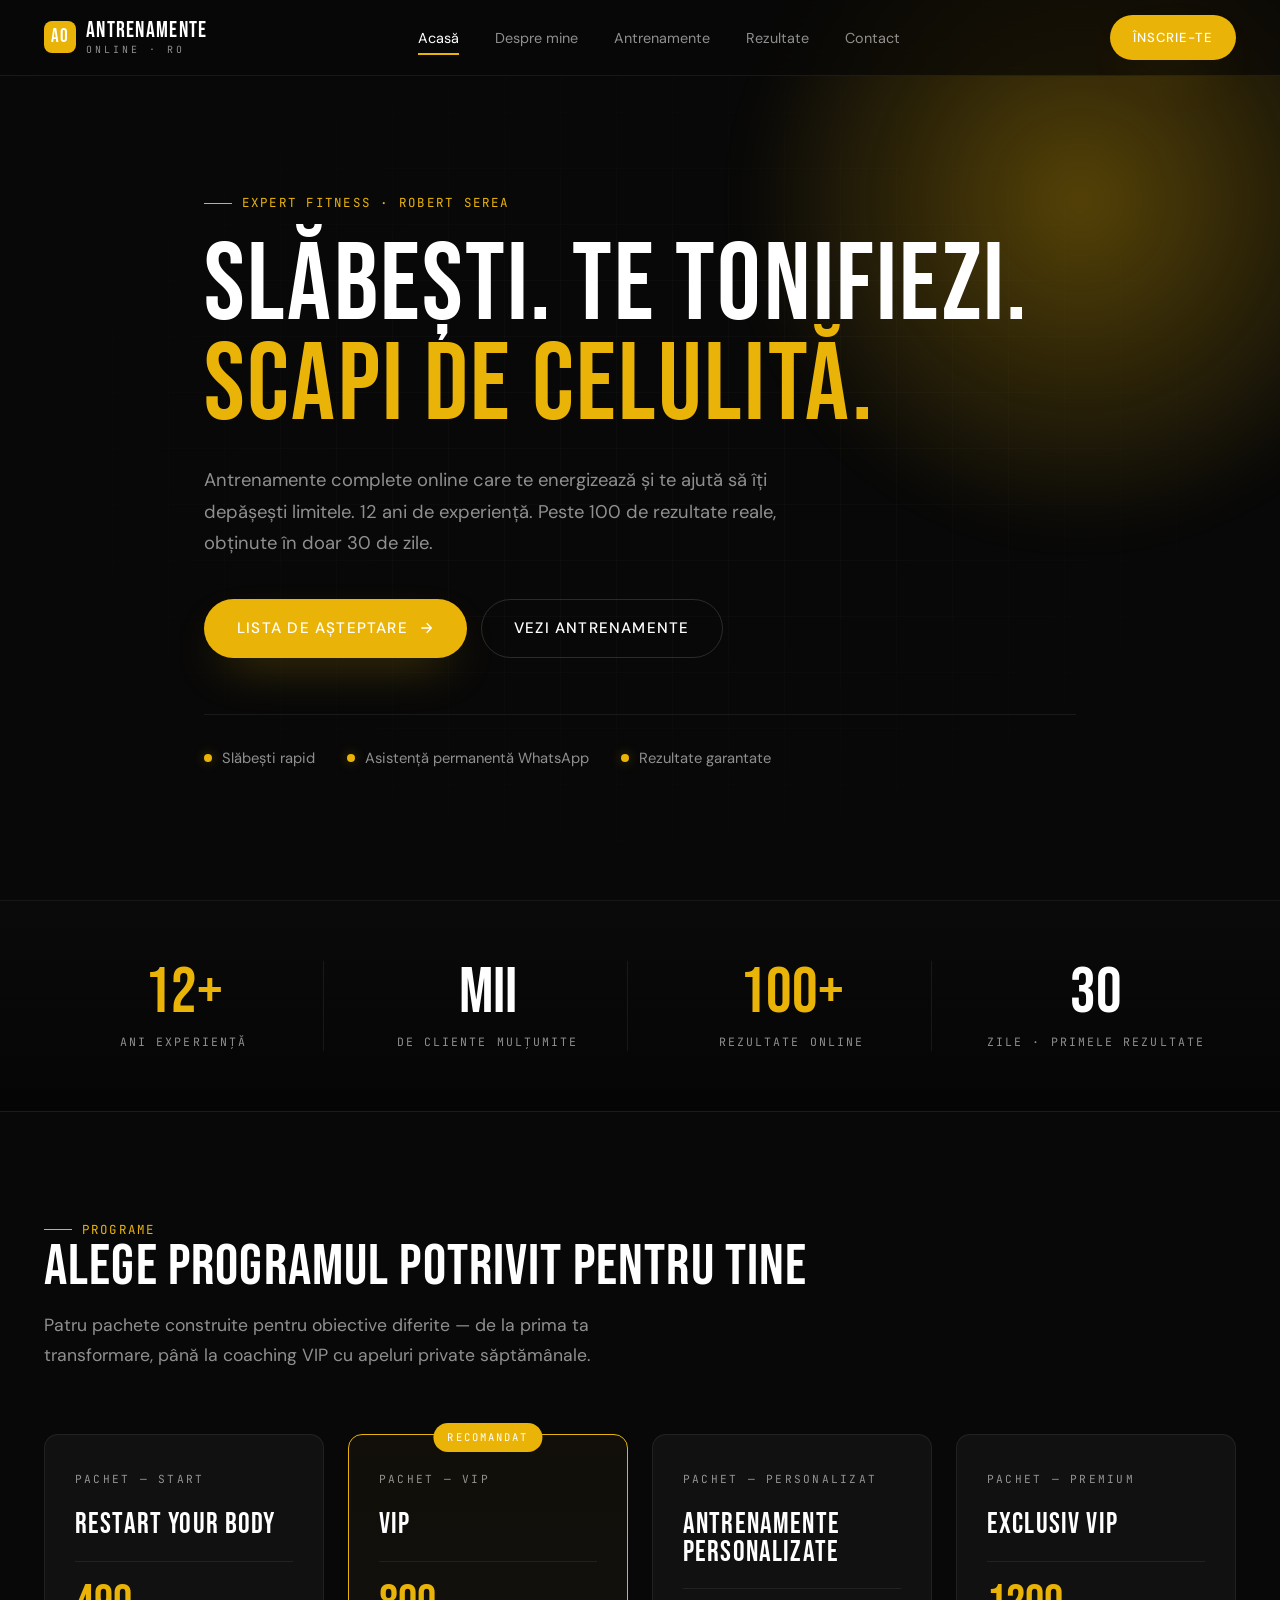
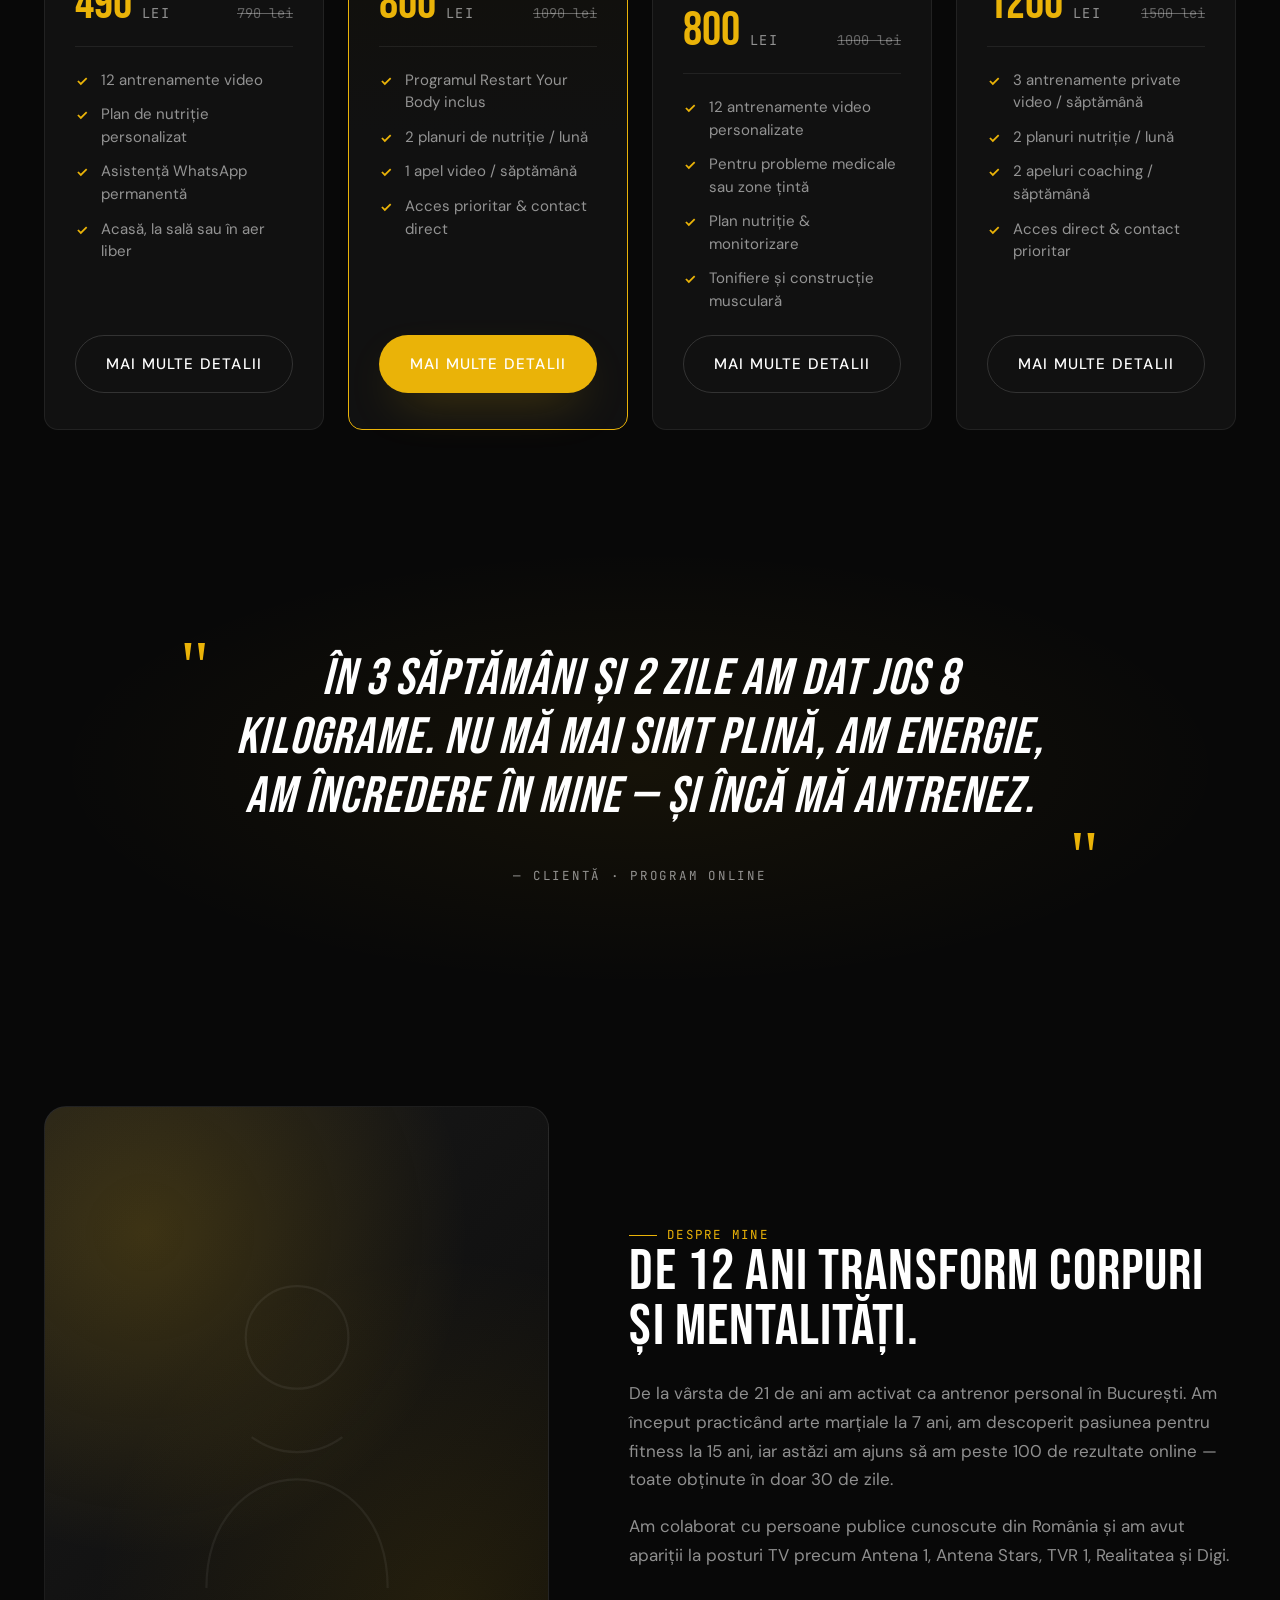
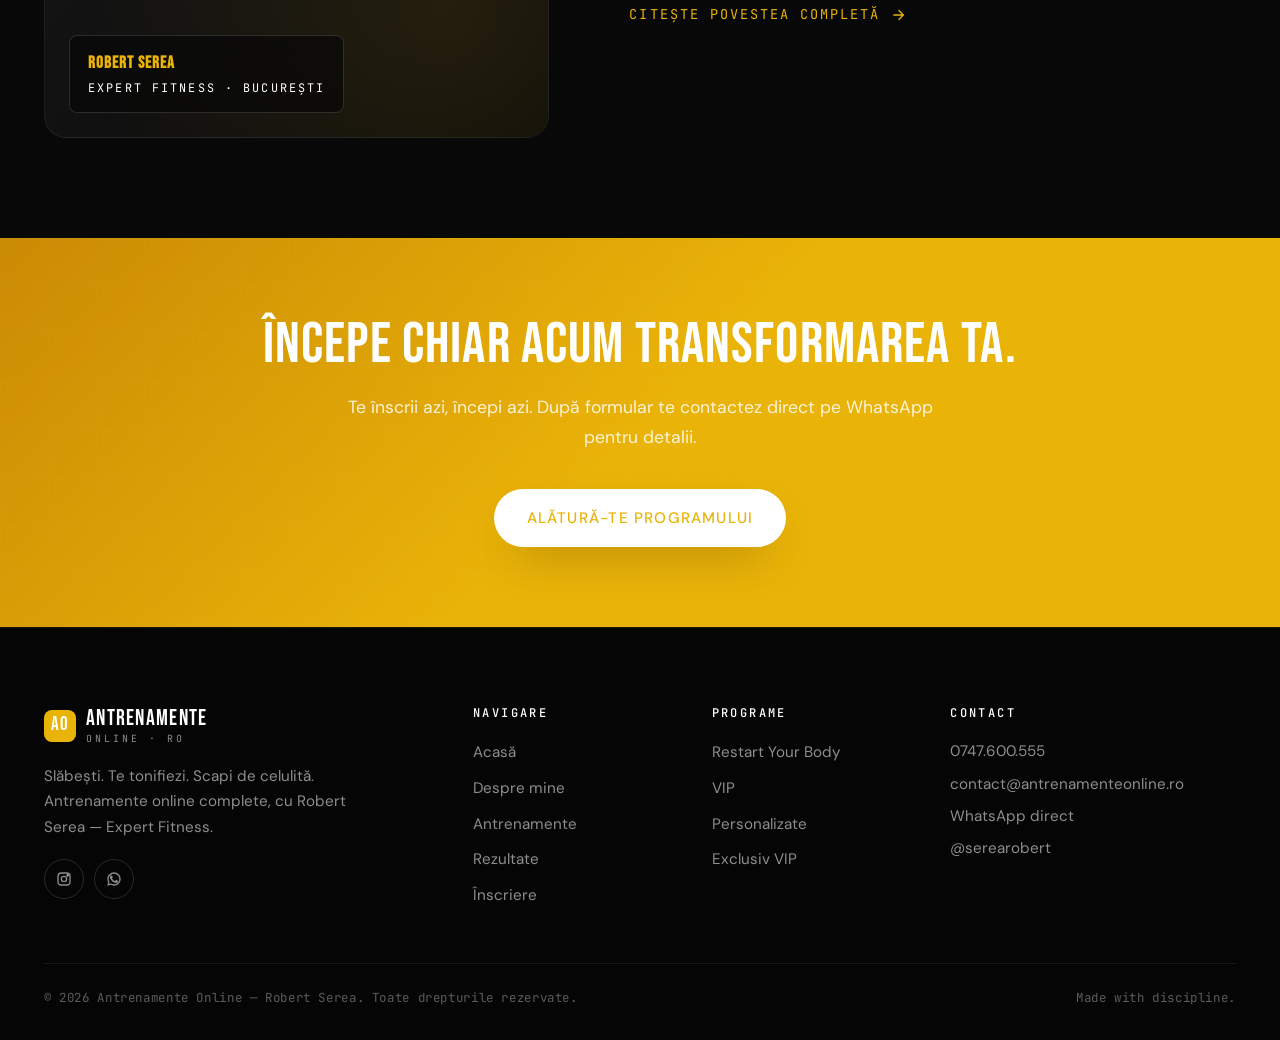
<file: index.html>
<!DOCTYPE html>
<html lang="ro">
<head>
  <meta charset="UTF-8" />
  <meta name="viewport" content="width=device-width, initial-scale=1" />
  <title>Antrenamente Online — Robert Serea | Expert Fitness</title>
  <meta name="description" content="Slăbești, te tonifiezi și scapi de celulită. Antrenamente online cu Robert Serea — 12 ani de experiență, peste 100 de rezultate online în doar 30 de zile." />
  <link rel="stylesheet" href="style.css" />
  <link rel="preconnect" href="https://fonts.googleapis.com" />
  <link rel="preconnect" href="https://fonts.gstatic.com" crossorigin />
</head>
<body>

  <!-- NAV -->
  <nav class="nav" aria-label="Navigare principală">
    <div class="container nav-inner">
      <a href="index.html" class="brand" aria-label="Antrenamente Online">
        <span class="brand-mark">AO</span>
        <span class="brand-text">
          <span>Antrenamente</span>
          <span>Online · RO</span>
        </span>
      </a>
      <ul class="nav-links">
        <li><a href="index.html" class="active">Acasă</a></li>
        <li><a href="despre.html">Despre mine</a></li>
        <li><a href="antrenamente.html">Antrenamente</a></li>
        <li><a href="rezultate.html">Rezultate</a></li>
        <li><a href="contact.html">Contact</a></li>
      </ul>
      <div class="nav-cta">
        <a href="inscriere.html" class="btn btn-primary btn-sm">Înscrie-te</a>
        <button class="nav-toggle" aria-label="Meniu" aria-expanded="false"><span></span></button>
      </div>
    </div>
  </nav>

  <!-- HERO -->
  <header class="hero">
    <div class="container hero-inner">
      <span class="eyebrow reveal">Expert Fitness · Robert Serea</span>
      <h1 class="hero-title reveal">
        Slăbești. Te tonifiezi.<br />
        <span class="accent">Scapi de celulită.</span>
      </h1>
      <p class="hero-sub reveal">
        Antrenamente complete online care te energizează și te ajută să îți depășești limitele.
        12 ani de experiență. Peste 100 de rezultate reale, obținute în doar 30 de zile.
      </p>
      <div class="hero-cta reveal">
        <a href="inscriere.html" class="btn btn-primary">
          Lista de așteptare
          <svg viewBox="0 0 24 24" fill="none" stroke="currentColor" stroke-width="2"><path d="M5 12h14M13 5l7 7-7 7"/></svg>
        </a>
        <a href="antrenamente.html" class="btn btn-ghost">Vezi antrenamente</a>
      </div>
      <div class="hero-badges reveal">
        <div class="trust-badge"><span class="dot"></span>Slăbești rapid</div>
        <div class="trust-badge"><span class="dot"></span>Asistență permanentă WhatsApp</div>
        <div class="trust-badge"><span class="dot"></span>Rezultate garantate</div>
      </div>
    </div>
  </header>

  <!-- STATS -->
  <section class="stats">
    <div class="container stats-grid">
      <div class="stat reveal">
        <div class="stat-num"><span class="accent">12+</span></div>
        <div class="stat-label">Ani experiență</div>
      </div>
      <div class="stat reveal">
        <div class="stat-num">Mii</div>
        <div class="stat-label">de cliente mulțumite</div>
      </div>
      <div class="stat reveal">
        <div class="stat-num"><span class="accent">100+</span></div>
        <div class="stat-label">Rezultate online</div>
      </div>
      <div class="stat reveal">
        <div class="stat-num">30</div>
        <div class="stat-label">Zile · primele rezultate</div>
      </div>
    </div>
  </section>

  <!-- PROGRAMS -->
  <section class="section">
    <div class="container">
      <div class="section-head reveal">
        <span class="eyebrow">Programe</span>
        <h2 class="section-title">Alege programul potrivit pentru tine</h2>
        <p class="section-lead">
          Patru pachete construite pentru obiective diferite — de la prima ta transformare,
          până la coaching VIP cu apeluri private săptămânale.
        </p>
      </div>

      <div class="programs-grid">

        <article class="program-card reveal">
          <span class="tag">Pachet — Start</span>
          <h3>Restart Your Body</h3>
          <div class="price">
            <span class="price-num accent">490</span>
            <span class="price-unit">LEI</span>
            <span class="price-old">790 lei</span>
          </div>
          <ul class="feature-list">
            <li><svg viewBox="0 0 24 24" fill="none" stroke="currentColor" stroke-width="3"><path d="M5 12l5 5L20 7"/></svg>12 antrenamente video</li>
            <li><svg viewBox="0 0 24 24" fill="none" stroke="currentColor" stroke-width="3"><path d="M5 12l5 5L20 7"/></svg>Plan de nutriție personalizat</li>
            <li><svg viewBox="0 0 24 24" fill="none" stroke="currentColor" stroke-width="3"><path d="M5 12l5 5L20 7"/></svg>Asistență WhatsApp permanentă</li>
            <li><svg viewBox="0 0 24 24" fill="none" stroke="currentColor" stroke-width="3"><path d="M5 12l5 5L20 7"/></svg>Acasă, la sală sau în aer liber</li>
          </ul>
          <a href="antrenamente.html#restart" class="btn btn-ghost">Mai multe detalii</a>
        </article>

        <article class="program-card featured reveal">
          <span class="featured-badge">Recomandat</span>
          <span class="tag">Pachet — VIP</span>
          <h3>VIP</h3>
          <div class="price">
            <span class="price-num accent">800</span>
            <span class="price-unit">LEI</span>
            <span class="price-old">1090 lei</span>
          </div>
          <ul class="feature-list">
            <li><svg viewBox="0 0 24 24" fill="none" stroke="currentColor" stroke-width="3"><path d="M5 12l5 5L20 7"/></svg>Programul Restart Your Body inclus</li>
            <li><svg viewBox="0 0 24 24" fill="none" stroke="currentColor" stroke-width="3"><path d="M5 12l5 5L20 7"/></svg>2 planuri de nutriție / lună</li>
            <li><svg viewBox="0 0 24 24" fill="none" stroke="currentColor" stroke-width="3"><path d="M5 12l5 5L20 7"/></svg>1 apel video / săptămână</li>
            <li><svg viewBox="0 0 24 24" fill="none" stroke="currentColor" stroke-width="3"><path d="M5 12l5 5L20 7"/></svg>Acces prioritar & contact direct</li>
          </ul>
          <a href="antrenamente.html#vip" class="btn btn-primary">Mai multe detalii</a>
        </article>

        <article class="program-card reveal">
          <span class="tag">Pachet — Personalizat</span>
          <h3>Antrenamente Personalizate</h3>
          <div class="price">
            <span class="price-num accent">800</span>
            <span class="price-unit">LEI</span>
            <span class="price-old">1000 lei</span>
          </div>
          <ul class="feature-list">
            <li><svg viewBox="0 0 24 24" fill="none" stroke="currentColor" stroke-width="3"><path d="M5 12l5 5L20 7"/></svg>12 antrenamente video personalizate</li>
            <li><svg viewBox="0 0 24 24" fill="none" stroke="currentColor" stroke-width="3"><path d="M5 12l5 5L20 7"/></svg>Pentru probleme medicale sau zone țintă</li>
            <li><svg viewBox="0 0 24 24" fill="none" stroke="currentColor" stroke-width="3"><path d="M5 12l5 5L20 7"/></svg>Plan nutriție & monitorizare</li>
            <li><svg viewBox="0 0 24 24" fill="none" stroke="currentColor" stroke-width="3"><path d="M5 12l5 5L20 7"/></svg>Tonifiere și construcție musculară</li>
          </ul>
          <a href="antrenamente.html#personalizate" class="btn btn-ghost">Mai multe detalii</a>
        </article>

        <article class="program-card reveal">
          <span class="tag">Pachet — Premium</span>
          <h3>Exclusiv VIP</h3>
          <div class="price">
            <span class="price-num accent">1200</span>
            <span class="price-unit">LEI</span>
            <span class="price-old">1500 lei</span>
          </div>
          <ul class="feature-list">
            <li><svg viewBox="0 0 24 24" fill="none" stroke="currentColor" stroke-width="3"><path d="M5 12l5 5L20 7"/></svg>3 antrenamente private video / săptămână</li>
            <li><svg viewBox="0 0 24 24" fill="none" stroke="currentColor" stroke-width="3"><path d="M5 12l5 5L20 7"/></svg>2 planuri nutriție / lună</li>
            <li><svg viewBox="0 0 24 24" fill="none" stroke="currentColor" stroke-width="3"><path d="M5 12l5 5L20 7"/></svg>2 apeluri coaching / săptămână</li>
            <li><svg viewBox="0 0 24 24" fill="none" stroke="currentColor" stroke-width="3"><path d="M5 12l5 5L20 7"/></svg>Acces direct & contact prioritar</li>
          </ul>
          <a href="antrenamente.html#exclusiv" class="btn btn-ghost">Mai multe detalii</a>
        </article>

      </div>
    </div>
  </section>

  <!-- TESTIMONIAL -->
  <section class="testimonial">
    <div class="container reveal">
      <p class="testimonial-quote">
        În 3 săptămâni și 2 zile am dat jos 8 kilograme. Nu mă mai simt plină, am energie, am încredere în mine — și încă mă antrenez.
      </p>
      <div class="testimonial-author">— Clientă · program online</div>
    </div>
  </section>

  <!-- ABOUT SNIPPET -->
  <section class="section">
    <div class="container about-grid">
      <div class="about-photo reveal">
        <div class="about-photo-figure">
          <svg viewBox="0 0 200 240" fill="none" stroke="currentColor" stroke-width="1.5" aria-hidden="true">
            <circle cx="100" cy="64" r="34" />
            <path d="M40 230c0-44 27-72 60-72s60 28 60 72" />
            <path d="M70 130c8 6 18 10 30 10s22-4 30-10" />
          </svg>
        </div>
        <div class="about-photo-tag">
          <strong>Robert Serea</strong>
          Expert Fitness · București
        </div>
      </div>
      <div class="about-text reveal">
        <span class="eyebrow">Despre mine</span>
        <h2>De 12 ani transform corpuri și mentalități.</h2>
        <p>
          De la vârsta de 21 de ani am activat ca antrenor personal în București.
          Am început practicând arte marțiale la 7 ani, am descoperit pasiunea pentru fitness la 15 ani,
          iar astăzi am ajuns să am peste 100 de rezultate online — toate obținute în doar 30 de zile.
        </p>
        <p>
          Am colaborat cu persoane publice cunoscute din România și am avut apariții la posturi TV
          precum Antena 1, Antena Stars, TVR 1, Realitatea și Digi.
        </p>
        <a href="despre.html" class="link-arrow">
          Citește povestea completă
          <svg viewBox="0 0 24 24" fill="none" stroke="currentColor" stroke-width="2"><path d="M5 12h14M13 5l7 7-7 7"/></svg>
        </a>
      </div>
    </div>
  </section>

  <!-- CTA BANNER -->
  <section class="cta-banner">
    <div class="container reveal">
      <h2>Începe chiar acum transformarea ta.</h2>
      <p>Te înscrii azi, începi azi. După formular te contactez direct pe WhatsApp pentru detalii.</p>
      <a href="inscriere.html" class="btn btn-primary">Alătură-te programului</a>
    </div>
  </section>

  <!-- FOOTER -->
  <footer class="footer">
    <div class="container">
      <div class="footer-grid">
        <div class="footer-brand">
          <a href="index.html" class="brand">
            <span class="brand-mark">AO</span>
            <span class="brand-text">
              <span>Antrenamente</span>
              <span>Online · RO</span>
            </span>
          </a>
          <p>Slăbești. Te tonifiezi. Scapi de celulită. Antrenamente online complete, cu Robert Serea — Expert Fitness.</p>
          <div class="socials">
            <a href="https://instagram.com/serearobert" target="_blank" rel="noopener" aria-label="Instagram">
              <svg viewBox="0 0 24 24" fill="none" stroke="currentColor" stroke-width="2"><rect x="3" y="3" width="18" height="18" rx="5"/><circle cx="12" cy="12" r="4"/><circle cx="17.5" cy="6.5" r="1" fill="currentColor"/></svg>
            </a>
            <a href="https://wa.me/40747600555" target="_blank" rel="noopener" aria-label="WhatsApp">
              <svg viewBox="0 0 24 24" fill="currentColor"><path d="M17.5 14.4c-.3-.1-1.7-.8-2-.9-.3-.1-.5-.2-.7.2-.2.3-.8.9-1 1.1-.2.2-.4.2-.7.1-.3-.1-1.2-.4-2.3-1.4-.8-.7-1.4-1.7-1.6-2-.2-.3 0-.5.1-.6.1-.1.3-.4.4-.5.1-.2.2-.3.3-.5.1-.2.1-.4 0-.5 0-.1-.7-1.6-.9-2.2-.2-.6-.5-.5-.7-.5h-.6c-.2 0-.5.1-.8.4-.3.3-1 1-1 2.5s1.1 2.9 1.2 3.1c.1.2 2.1 3.3 5.1 4.5.7.3 1.3.5 1.7.6.7.2 1.4.2 1.9.1.6-.1 1.7-.7 2-1.4.2-.7.2-1.2.2-1.4-.1-.1-.3-.2-.6-.4zM12 2C6.5 2 2 6.5 2 12c0 1.7.4 3.3 1.2 4.7L2 22l5.4-1.2C8.8 21.6 10.4 22 12 22c5.5 0 10-4.5 10-10S17.5 2 12 2zm0 18c-1.5 0-2.9-.4-4.1-1.1l-.3-.2-3 .6.6-3-.2-.3C4.4 14.9 4 13.5 4 12c0-4.4 3.6-8 8-8s8 3.6 8 8-3.6 8-8 8z"/></svg>
            </a>
          </div>
        </div>
        <div>
          <h4>Navigare</h4>
          <ul>
            <li><a href="index.html">Acasă</a></li>
            <li><a href="despre.html">Despre mine</a></li>
            <li><a href="antrenamente.html">Antrenamente</a></li>
            <li><a href="rezultate.html">Rezultate</a></li>
            <li><a href="inscriere.html">Înscriere</a></li>
          </ul>
        </div>
        <div>
          <h4>Programe</h4>
          <ul>
            <li><a href="antrenamente.html#restart">Restart Your Body</a></li>
            <li><a href="antrenamente.html#vip">VIP</a></li>
            <li><a href="antrenamente.html#personalizate">Personalizate</a></li>
            <li><a href="antrenamente.html#exclusiv">Exclusiv VIP</a></li>
          </ul>
        </div>
        <div class="footer-contact">
          <h4>Contact</h4>
          <a href="tel:0747600555">0747.600.555</a>
          <a href="mailto:contact@antrenamenteonline.ro">contact@antrenamenteonline.ro</a>
          <a href="https://wa.me/40747600555" target="_blank" rel="noopener">WhatsApp direct</a>
          <a href="https://instagram.com/serearobert" target="_blank" rel="noopener">@serearobert</a>
        </div>
      </div>
      <div class="footer-bottom">
        <span>© <span data-year>2026</span> Antrenamente Online — Robert Serea. Toate drepturile rezervate.</span>
        <span>Made with discipline.</span>
      </div>
    </div>
  </footer>

  <script src="script.js"></script>
</body>
</html>
</file>
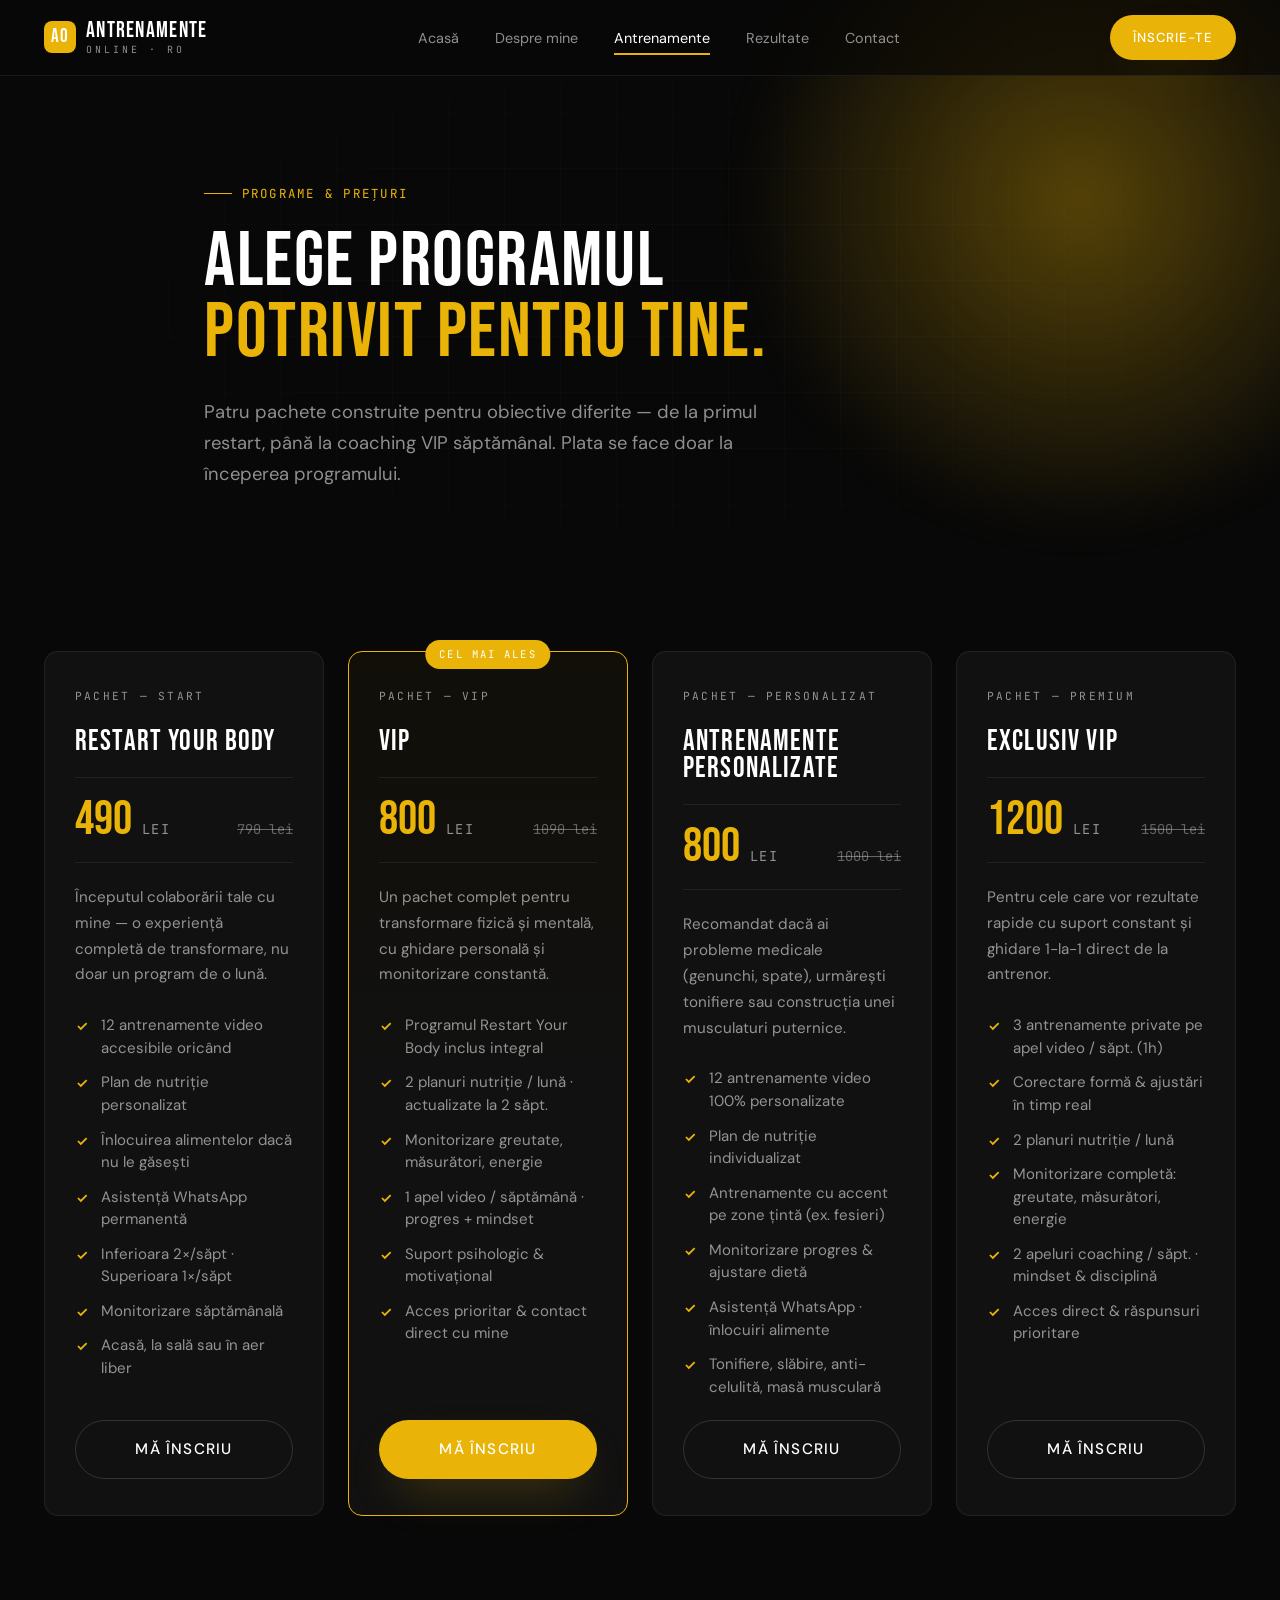
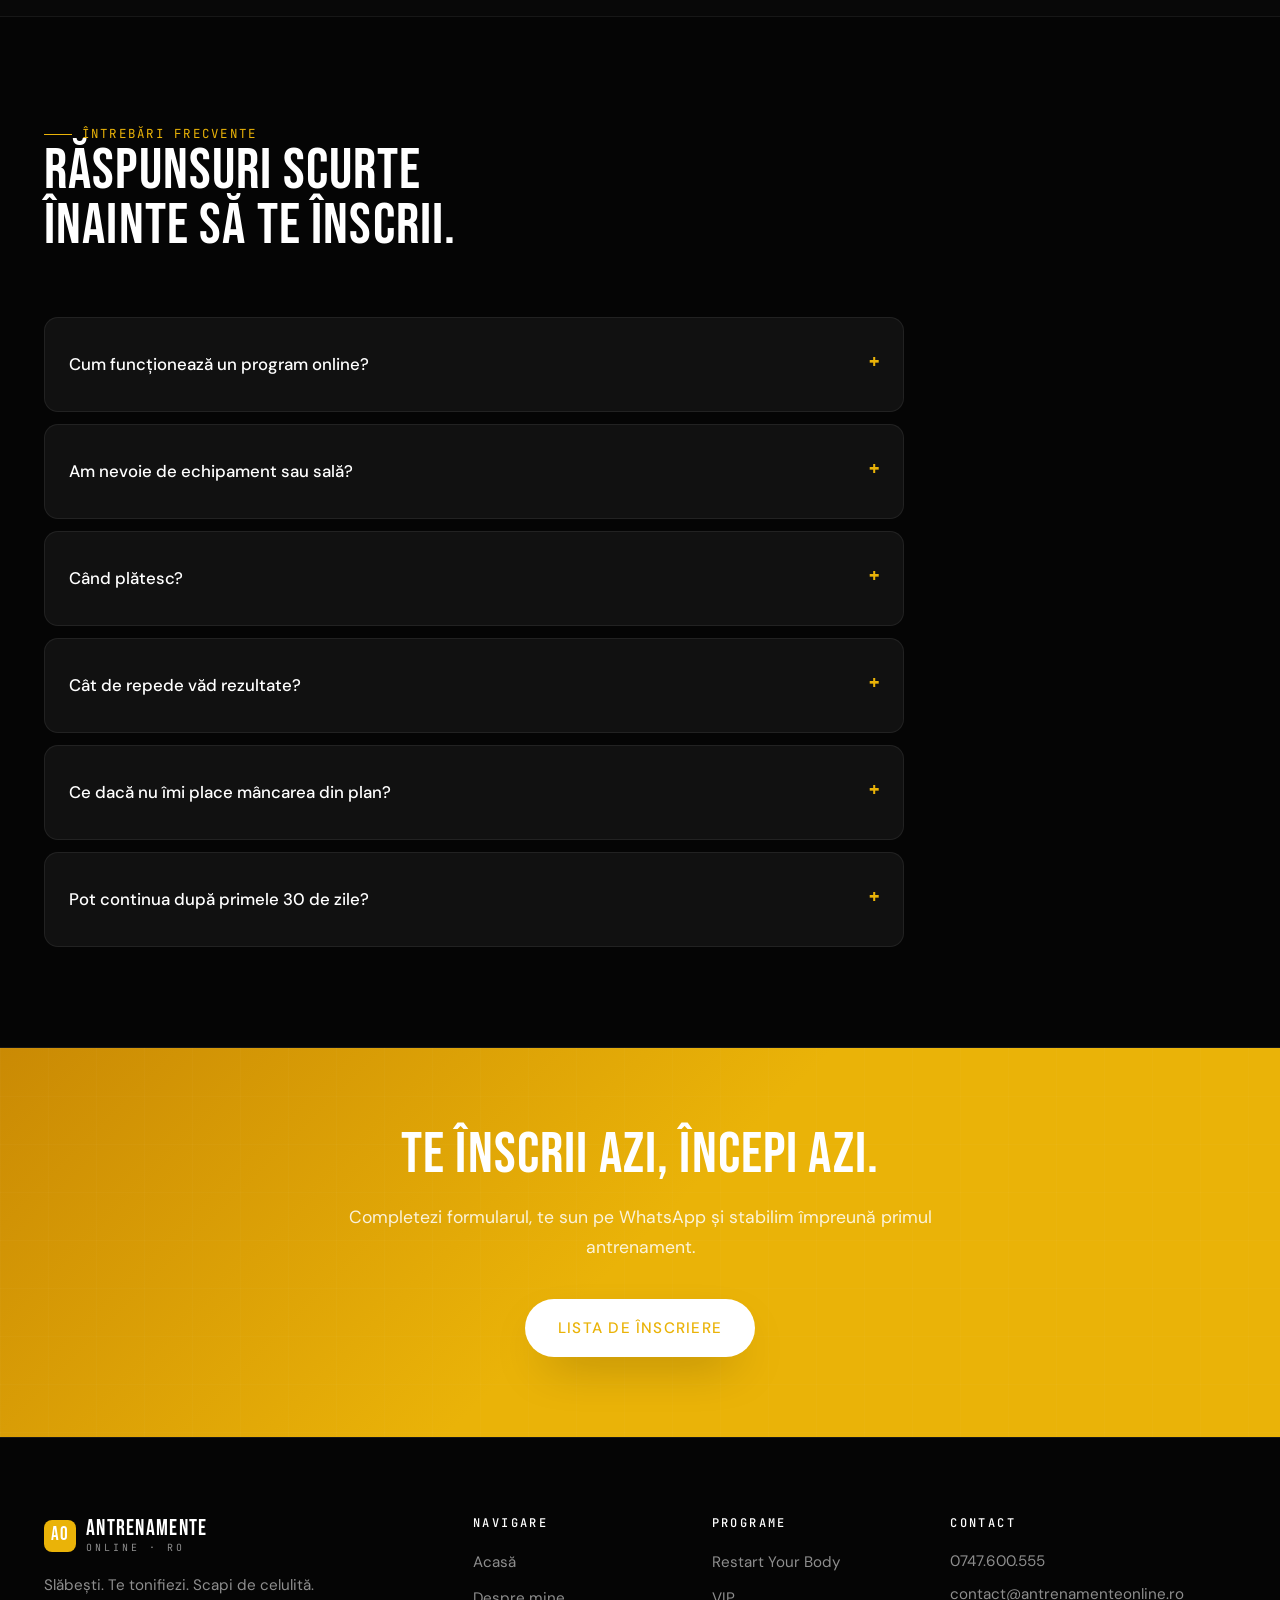
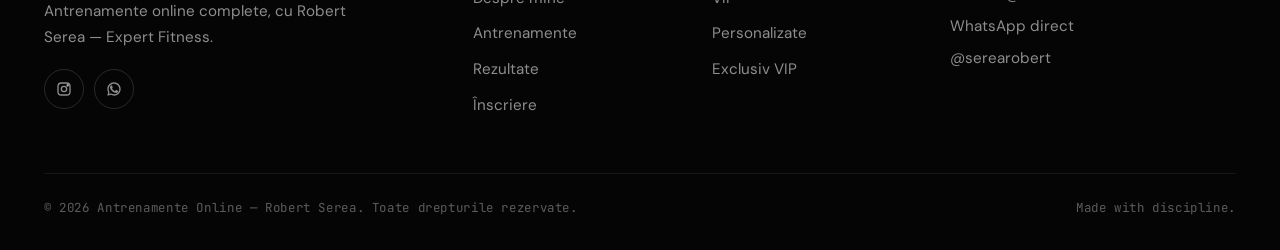
<file: antrenamente.html>
<!DOCTYPE html>
<html lang="ro">
<head>
  <meta charset="UTF-8" />
  <meta name="viewport" content="width=device-width, initial-scale=1" />
  <title>Antrenamente & Prețuri — 4 Programe | Antrenamente Online</title>
  <meta name="description" content="Patru programe online de la 490 lei: Restart Your Body, VIP, Antrenamente Personalizate și Exclusiv VIP. Plata se face doar la începerea programului." />
  <link rel="stylesheet" href="style.css" />
  <link rel="preconnect" href="https://fonts.googleapis.com" />
  <link rel="preconnect" href="https://fonts.gstatic.com" crossorigin />
</head>
<body>

  <nav class="nav" aria-label="Navigare principală">
    <div class="container nav-inner">
      <a href="index.html" class="brand"><span class="brand-mark">AO</span><span class="brand-text"><span>Antrenamente</span><span>Online · RO</span></span></a>
      <ul class="nav-links">
        <li><a href="index.html">Acasă</a></li>
        <li><a href="despre.html">Despre mine</a></li>
        <li><a href="antrenamente.html" class="active">Antrenamente</a></li>
        <li><a href="rezultate.html">Rezultate</a></li>
        <li><a href="contact.html">Contact</a></li>
      </ul>
      <div class="nav-cta">
        <a href="inscriere.html" class="btn btn-primary btn-sm">Înscrie-te</a>
        <button class="nav-toggle" aria-label="Meniu" aria-expanded="false"><span></span></button>
      </div>
    </div>
  </nav>

  <header class="hero hero-sub-page">
    <div class="container hero-inner">
      <span class="eyebrow reveal">Programe & Prețuri</span>
      <h1 class="hero-title reveal">Alege programul<br /><span class="accent">potrivit pentru tine.</span></h1>
      <p class="hero-sub reveal">
        Patru pachete construite pentru obiective diferite — de la primul restart, până la coaching VIP săptămânal.
        Plata se face doar la începerea programului.
      </p>
    </div>
  </header>

  <!-- PROGRAMS DETAILED -->
  <section class="section" style="padding-top: 40px;">
    <div class="container">
      <div class="programs-grid">

        <article id="restart" class="program-card reveal">
          <span class="tag">Pachet — Start</span>
          <h3>Restart Your Body</h3>
          <div class="price">
            <span class="price-num accent">490</span>
            <span class="price-unit">LEI</span>
            <span class="price-old">790 lei</span>
          </div>
          <p style="font-size: 0.95rem; margin-bottom: 4px;">Începutul colaborării tale cu mine — o experiență completă de transformare, nu doar un program de o lună.</p>
          <ul class="feature-list">
            <li><svg viewBox="0 0 24 24" fill="none" stroke="currentColor" stroke-width="3"><path d="M5 12l5 5L20 7"/></svg>12 antrenamente video accesibile oricând</li>
            <li><svg viewBox="0 0 24 24" fill="none" stroke="currentColor" stroke-width="3"><path d="M5 12l5 5L20 7"/></svg>Plan de nutriție personalizat</li>
            <li><svg viewBox="0 0 24 24" fill="none" stroke="currentColor" stroke-width="3"><path d="M5 12l5 5L20 7"/></svg>Înlocuirea alimentelor dacă nu le găsești</li>
            <li><svg viewBox="0 0 24 24" fill="none" stroke="currentColor" stroke-width="3"><path d="M5 12l5 5L20 7"/></svg>Asistență WhatsApp permanentă</li>
            <li><svg viewBox="0 0 24 24" fill="none" stroke="currentColor" stroke-width="3"><path d="M5 12l5 5L20 7"/></svg>Inferioara 2×/săpt · Superioara 1×/săpt</li>
            <li><svg viewBox="0 0 24 24" fill="none" stroke="currentColor" stroke-width="3"><path d="M5 12l5 5L20 7"/></svg>Monitorizare săptămânală</li>
            <li><svg viewBox="0 0 24 24" fill="none" stroke="currentColor" stroke-width="3"><path d="M5 12l5 5L20 7"/></svg>Acasă, la sală sau în aer liber</li>
          </ul>
          <a href="inscriere.html?p=restart" class="btn btn-ghost">Mă înscriu</a>
        </article>

        <article id="vip" class="program-card featured reveal">
          <span class="featured-badge">Cel mai ales</span>
          <span class="tag">Pachet — VIP</span>
          <h3>VIP</h3>
          <div class="price">
            <span class="price-num accent">800</span>
            <span class="price-unit">LEI</span>
            <span class="price-old">1090 lei</span>
          </div>
          <p style="font-size: 0.95rem; margin-bottom: 4px;">Un pachet complet pentru transformare fizică și mentală, cu ghidare personală și monitorizare constantă.</p>
          <ul class="feature-list">
            <li><svg viewBox="0 0 24 24" fill="none" stroke="currentColor" stroke-width="3"><path d="M5 12l5 5L20 7"/></svg>Programul Restart Your Body inclus integral</li>
            <li><svg viewBox="0 0 24 24" fill="none" stroke="currentColor" stroke-width="3"><path d="M5 12l5 5L20 7"/></svg>2 planuri nutriție / lună · actualizate la 2 săpt.</li>
            <li><svg viewBox="0 0 24 24" fill="none" stroke="currentColor" stroke-width="3"><path d="M5 12l5 5L20 7"/></svg>Monitorizare greutate, măsurători, energie</li>
            <li><svg viewBox="0 0 24 24" fill="none" stroke="currentColor" stroke-width="3"><path d="M5 12l5 5L20 7"/></svg>1 apel video / săptămână · progres + mindset</li>
            <li><svg viewBox="0 0 24 24" fill="none" stroke="currentColor" stroke-width="3"><path d="M5 12l5 5L20 7"/></svg>Suport psihologic & motivațional</li>
            <li><svg viewBox="0 0 24 24" fill="none" stroke="currentColor" stroke-width="3"><path d="M5 12l5 5L20 7"/></svg>Acces prioritar & contact direct cu mine</li>
          </ul>
          <a href="inscriere.html?p=vip" class="btn btn-primary">Mă înscriu</a>
        </article>

        <article id="personalizate" class="program-card reveal">
          <span class="tag">Pachet — Personalizat</span>
          <h3>Antrenamente Personalizate</h3>
          <div class="price">
            <span class="price-num accent">800</span>
            <span class="price-unit">LEI</span>
            <span class="price-old">1000 lei</span>
          </div>
          <p style="font-size: 0.95rem; margin-bottom: 4px;">Recomandat dacă ai probleme medicale (genunchi, spate), urmărești tonifiere sau construcția unei musculaturi puternice.</p>
          <ul class="feature-list">
            <li><svg viewBox="0 0 24 24" fill="none" stroke="currentColor" stroke-width="3"><path d="M5 12l5 5L20 7"/></svg>12 antrenamente video 100% personalizate</li>
            <li><svg viewBox="0 0 24 24" fill="none" stroke="currentColor" stroke-width="3"><path d="M5 12l5 5L20 7"/></svg>Plan de nutriție individualizat</li>
            <li><svg viewBox="0 0 24 24" fill="none" stroke="currentColor" stroke-width="3"><path d="M5 12l5 5L20 7"/></svg>Antrenamente cu accent pe zone țintă (ex. fesieri)</li>
            <li><svg viewBox="0 0 24 24" fill="none" stroke="currentColor" stroke-width="3"><path d="M5 12l5 5L20 7"/></svg>Monitorizare progres & ajustare dietă</li>
            <li><svg viewBox="0 0 24 24" fill="none" stroke="currentColor" stroke-width="3"><path d="M5 12l5 5L20 7"/></svg>Asistență WhatsApp · înlocuiri alimente</li>
            <li><svg viewBox="0 0 24 24" fill="none" stroke="currentColor" stroke-width="3"><path d="M5 12l5 5L20 7"/></svg>Tonifiere, slăbire, anti-celulită, masă musculară</li>
          </ul>
          <a href="inscriere.html?p=personalizate" class="btn btn-ghost">Mă înscriu</a>
        </article>

        <article id="exclusiv" class="program-card reveal">
          <span class="tag">Pachet — Premium</span>
          <h3>Exclusiv VIP</h3>
          <div class="price">
            <span class="price-num accent">1200</span>
            <span class="price-unit">LEI</span>
            <span class="price-old">1500 lei</span>
          </div>
          <p style="font-size: 0.95rem; margin-bottom: 4px;">Pentru cele care vor rezultate rapide cu suport constant și ghidare 1-la-1 direct de la antrenor.</p>
          <ul class="feature-list">
            <li><svg viewBox="0 0 24 24" fill="none" stroke="currentColor" stroke-width="3"><path d="M5 12l5 5L20 7"/></svg>3 antrenamente private pe apel video / săpt. (1h)</li>
            <li><svg viewBox="0 0 24 24" fill="none" stroke="currentColor" stroke-width="3"><path d="M5 12l5 5L20 7"/></svg>Corectare formă & ajustări în timp real</li>
            <li><svg viewBox="0 0 24 24" fill="none" stroke="currentColor" stroke-width="3"><path d="M5 12l5 5L20 7"/></svg>2 planuri nutriție / lună</li>
            <li><svg viewBox="0 0 24 24" fill="none" stroke="currentColor" stroke-width="3"><path d="M5 12l5 5L20 7"/></svg>Monitorizare completă: greutate, măsurători, energie</li>
            <li><svg viewBox="0 0 24 24" fill="none" stroke="currentColor" stroke-width="3"><path d="M5 12l5 5L20 7"/></svg>2 apeluri coaching / săpt. · mindset & disciplină</li>
            <li><svg viewBox="0 0 24 24" fill="none" stroke="currentColor" stroke-width="3"><path d="M5 12l5 5L20 7"/></svg>Acces direct & răspunsuri prioritare</li>
          </ul>
          <a href="inscriere.html?p=exclusiv" class="btn btn-ghost">Mă înscriu</a>
        </article>

      </div>
    </div>
  </section>

  <!-- FAQ -->
  <section class="section" style="background: #050505; border-top: 1px solid var(--border); border-bottom: 1px solid var(--border);">
    <div class="container">
      <div class="section-head reveal">
        <span class="eyebrow">Întrebări frecvente</span>
        <h2 class="section-title">Răspunsuri scurte<br />înainte să te înscrii.</h2>
      </div>
      <div class="faq reveal">
        <details>
          <summary>Cum funcționează un program online?</summary>
          <p>Te înscrii prin formular, primești pe WhatsApp planul complet de antrenament și de nutriție. Antrenamentele sunt video, accesibile oricând de pe telefon, tabletă sau laptop. Eu te monitorizez săptămânal și ajustăm planul împreună.</p>
        </details>
        <details>
          <summary>Am nevoie de echipament sau sală?</summary>
          <p>Pentru programul Restart Your Body nu — antrenamentele se execută cu greutatea corpului și pot fi făcute acasă, la sală sau în aer liber. Pentru programul Personalizate adaptez exercițiile la echipamentul pe care îl ai.</p>
        </details>
        <details>
          <summary>Când plătesc?</summary>
          <p>Plata se face doar la începerea efectivă a programului. După formular te contactez pe WhatsApp și stabilim împreună startul.</p>
        </details>
        <details>
          <summary>Cât de repede văd rezultate?</summary>
          <p>Peste 100 de cliente ale mele au obținut rezultate vizibile în doar 30 de zile. Ritmul depinde de constanță, dar primele schimbări (energie, ton muscular, scădere în greutate) apar de regulă în primele 2-3 săptămâni.</p>
        </details>
        <details>
          <summary>Ce dacă nu îmi place mâncarea din plan?</summary>
          <p>Toate planurile includ înlocuiri pentru alimente. Dacă nu găsești ceva sau pur și simplu nu îți place, îmi scrii pe WhatsApp și îți trimit alternative echivalente nutrițional.</p>
        </details>
        <details>
          <summary>Pot continua după primele 30 de zile?</summary>
          <p>Da. Restart Your Body este începutul colaborării — clientele care vor să continue trec la VIP sau Exclusiv VIP, unde primesc coaching săptămânal și planuri actualizate la fiecare 2 săptămâni.</p>
        </details>
      </div>
    </div>
  </section>

  <!-- CTA -->
  <section class="cta-banner">
    <div class="container reveal">
      <h2>Te înscrii azi, începi azi.</h2>
      <p>Completezi formularul, te sun pe WhatsApp și stabilim împreună primul antrenament.</p>
      <a href="inscriere.html" class="btn btn-primary">Lista de înscriere</a>
    </div>
  </section>

  <footer class="footer">
    <div class="container">
      <div class="footer-grid">
        <div class="footer-brand">
          <a href="index.html" class="brand"><span class="brand-mark">AO</span><span class="brand-text"><span>Antrenamente</span><span>Online · RO</span></span></a>
          <p>Slăbești. Te tonifiezi. Scapi de celulită. Antrenamente online complete, cu Robert Serea — Expert Fitness.</p>
          <div class="socials">
            <a href="https://instagram.com/serearobert" target="_blank" rel="noopener" aria-label="Instagram"><svg viewBox="0 0 24 24" fill="none" stroke="currentColor" stroke-width="2"><rect x="3" y="3" width="18" height="18" rx="5"/><circle cx="12" cy="12" r="4"/><circle cx="17.5" cy="6.5" r="1" fill="currentColor"/></svg></a>
            <a href="https://wa.me/40747600555" target="_blank" rel="noopener" aria-label="WhatsApp"><svg viewBox="0 0 24 24" fill="currentColor"><path d="M17.5 14.4c-.3-.1-1.7-.8-2-.9-.3-.1-.5-.2-.7.2-.2.3-.8.9-1 1.1-.2.2-.4.2-.7.1-.3-.1-1.2-.4-2.3-1.4-.8-.7-1.4-1.7-1.6-2-.2-.3 0-.5.1-.6.1-.1.3-.4.4-.5.1-.2.2-.3.3-.5.1-.2.1-.4 0-.5 0-.1-.7-1.6-.9-2.2-.2-.6-.5-.5-.7-.5h-.6c-.2 0-.5.1-.8.4-.3.3-1 1-1 2.5s1.1 2.9 1.2 3.1c.1.2 2.1 3.3 5.1 4.5.7.3 1.3.5 1.7.6.7.2 1.4.2 1.9.1.6-.1 1.7-.7 2-1.4.2-.7.2-1.2.2-1.4-.1-.1-.3-.2-.6-.4zM12 2C6.5 2 2 6.5 2 12c0 1.7.4 3.3 1.2 4.7L2 22l5.4-1.2C8.8 21.6 10.4 22 12 22c5.5 0 10-4.5 10-10S17.5 2 12 2zm0 18c-1.5 0-2.9-.4-4.1-1.1l-.3-.2-3 .6.6-3-.2-.3C4.4 14.9 4 13.5 4 12c0-4.4 3.6-8 8-8s8 3.6 8 8-3.6 8-8 8z"/></svg></a>
          </div>
        </div>
        <div>
          <h4>Navigare</h4>
          <ul>
            <li><a href="index.html">Acasă</a></li>
            <li><a href="despre.html">Despre mine</a></li>
            <li><a href="antrenamente.html">Antrenamente</a></li>
            <li><a href="rezultate.html">Rezultate</a></li>
            <li><a href="inscriere.html">Înscriere</a></li>
          </ul>
        </div>
        <div>
          <h4>Programe</h4>
          <ul>
            <li><a href="antrenamente.html#restart">Restart Your Body</a></li>
            <li><a href="antrenamente.html#vip">VIP</a></li>
            <li><a href="antrenamente.html#personalizate">Personalizate</a></li>
            <li><a href="antrenamente.html#exclusiv">Exclusiv VIP</a></li>
          </ul>
        </div>
        <div class="footer-contact">
          <h4>Contact</h4>
          <a href="tel:0747600555">0747.600.555</a>
          <a href="mailto:contact@antrenamenteonline.ro">contact@antrenamenteonline.ro</a>
          <a href="https://wa.me/40747600555" target="_blank" rel="noopener">WhatsApp direct</a>
          <a href="https://instagram.com/serearobert" target="_blank" rel="noopener">@serearobert</a>
        </div>
      </div>
      <div class="footer-bottom">
        <span>© <span data-year>2026</span> Antrenamente Online — Robert Serea. Toate drepturile rezervate.</span>
        <span>Made with discipline.</span>
      </div>
    </div>
  </footer>

  <script src="script.js"></script>
</body>
</html>
</file>
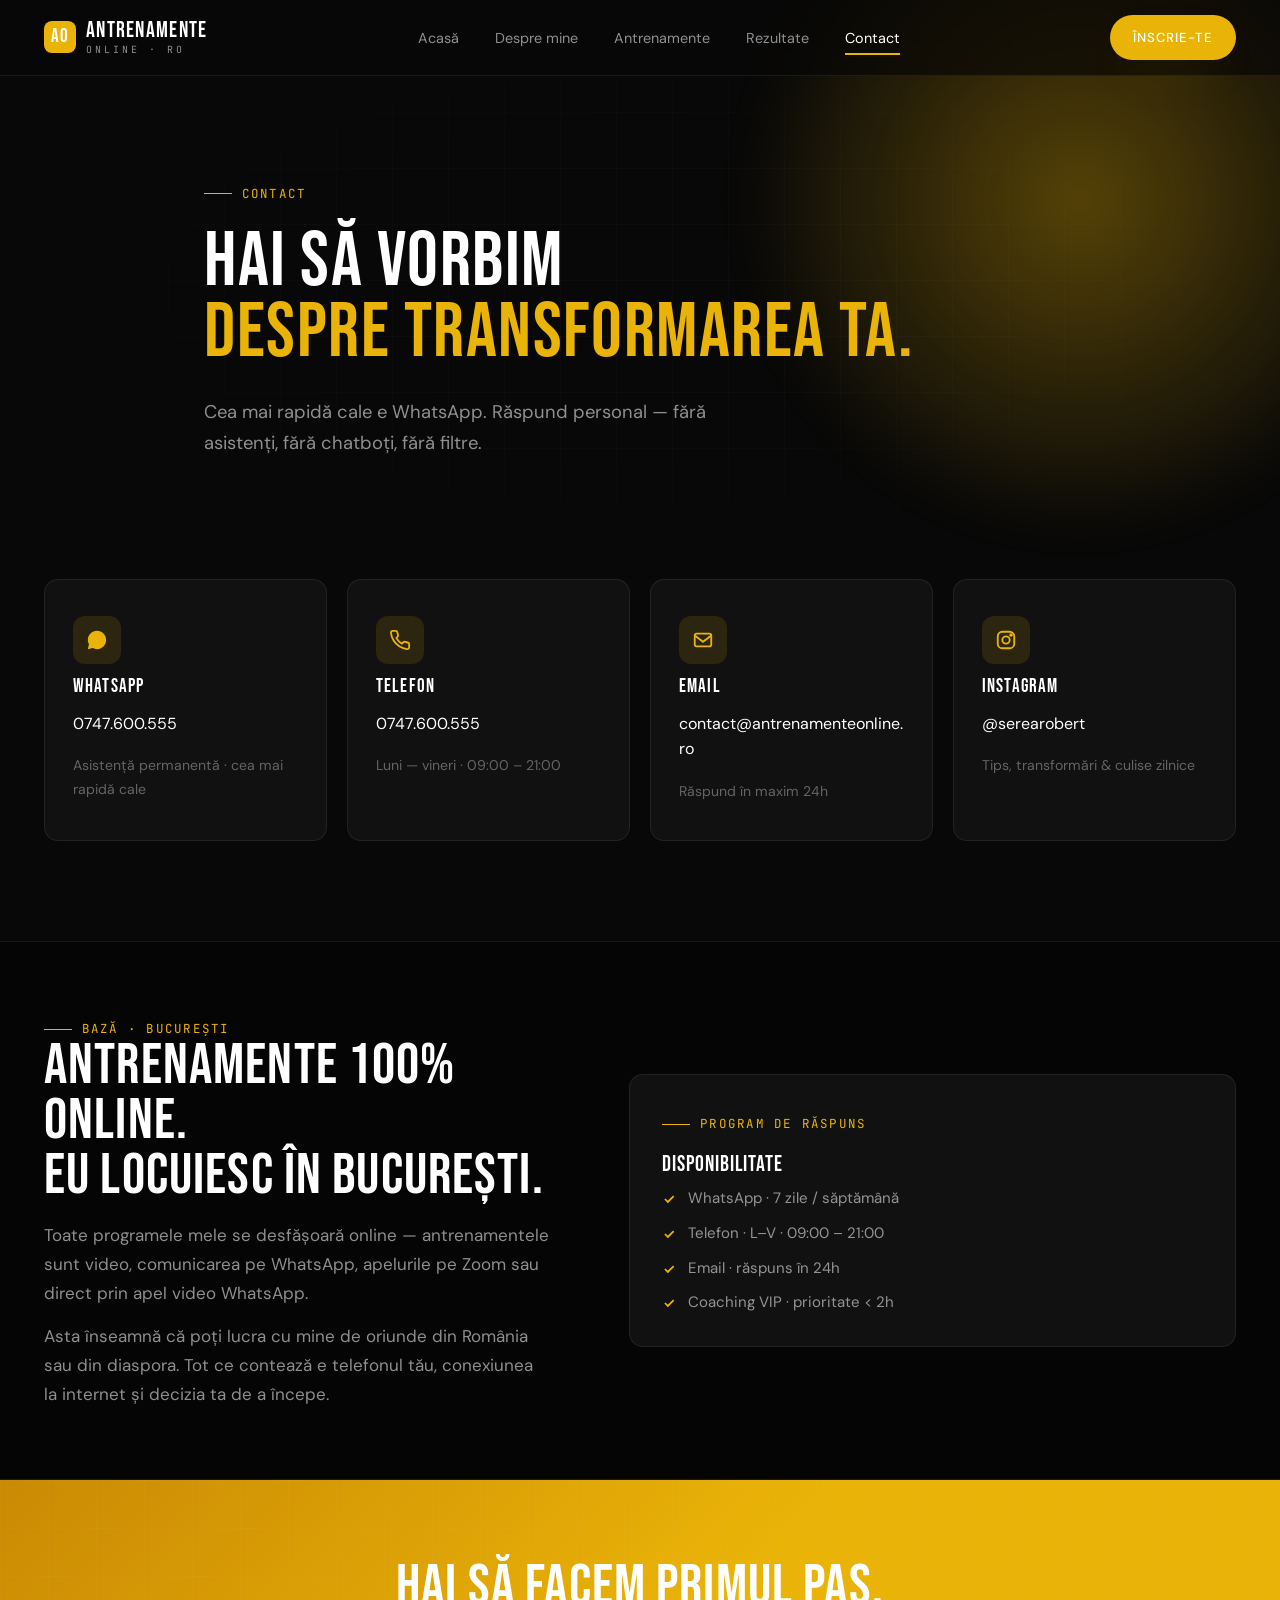
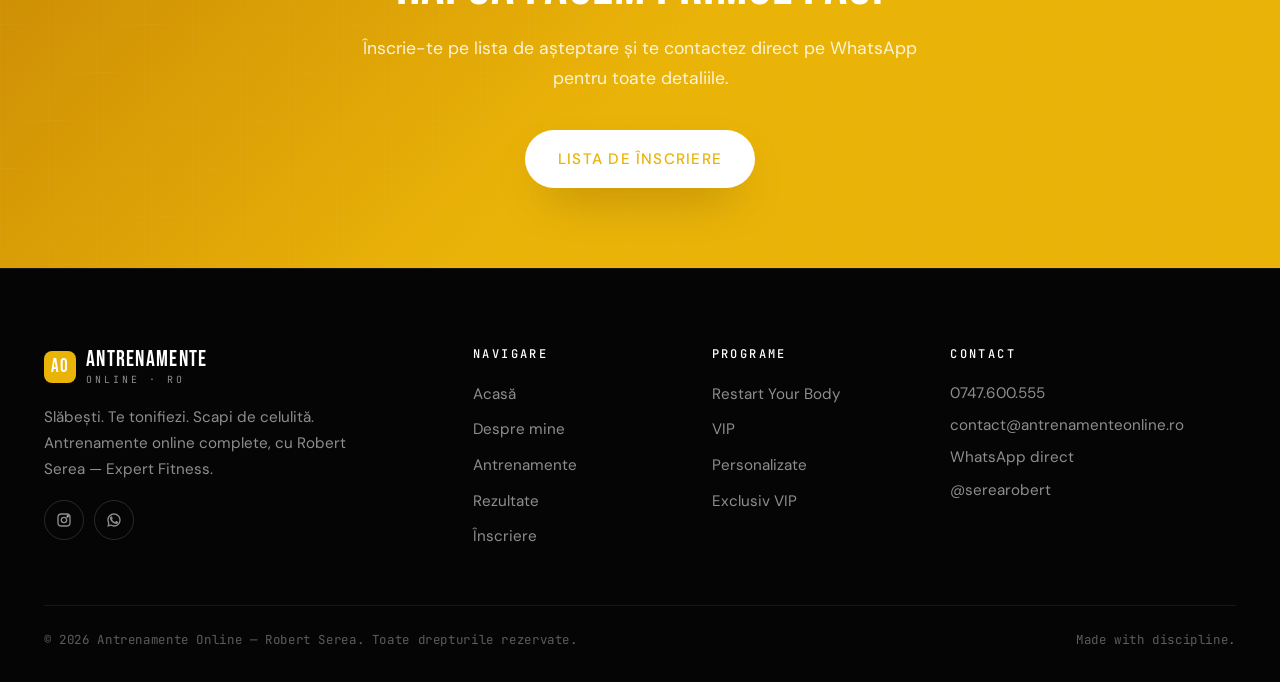
<file: contact.html>
<!DOCTYPE html>
<html lang="ro">
<head>
  <meta charset="UTF-8" />
  <meta name="viewport" content="width=device-width, initial-scale=1" />
  <title>Contact — Robert Serea | Antrenamente Online</title>
  <meta name="description" content="Telefon 0747.600.555, email contact@antrenamenteonline.ro, WhatsApp direct și Instagram @serearobert." />
  <link rel="stylesheet" href="style.css" />
  <link rel="preconnect" href="https://fonts.googleapis.com" />
  <link rel="preconnect" href="https://fonts.gstatic.com" crossorigin />
</head>
<body>

  <nav class="nav" aria-label="Navigare principală">
    <div class="container nav-inner">
      <a href="index.html" class="brand"><span class="brand-mark">AO</span><span class="brand-text"><span>Antrenamente</span><span>Online · RO</span></span></a>
      <ul class="nav-links">
        <li><a href="index.html">Acasă</a></li>
        <li><a href="despre.html">Despre mine</a></li>
        <li><a href="antrenamente.html">Antrenamente</a></li>
        <li><a href="rezultate.html">Rezultate</a></li>
        <li><a href="contact.html" class="active">Contact</a></li>
      </ul>
      <div class="nav-cta">
        <a href="inscriere.html" class="btn btn-primary btn-sm">Înscrie-te</a>
        <button class="nav-toggle" aria-label="Meniu" aria-expanded="false"><span></span></button>
      </div>
    </div>
  </nav>

  <header class="hero hero-sub-page">
    <div class="container hero-inner">
      <span class="eyebrow reveal">Contact</span>
      <h1 class="hero-title reveal">Hai să vorbim<br /><span class="accent">despre transformarea ta.</span></h1>
      <p class="hero-sub reveal">
        Cea mai rapidă cale e WhatsApp. Răspund personal — fără asistenți, fără chatboți, fără filtre.
      </p>
    </div>
  </header>

  <section class="section" style="padding-top: 0;">
    <div class="container">
      <div class="contact-grid">

        <a href="https://wa.me/40747600555" class="contact-card reveal" target="_blank" rel="noopener">
          <div class="contact-icon">
            <svg viewBox="0 0 24 24" fill="currentColor"><path d="M17.5 14.4c-.3-.1-1.7-.8-2-.9-.3-.1-.5-.2-.7.2-.2.3-.8.9-1 1.1-.2.2-.4.2-.7.1-.3-.1-1.2-.4-2.3-1.4-.8-.7-1.4-1.7-1.6-2-.2-.3 0-.5.1-.6.1-.1.3-.4.4-.5.1-.2.2-.3.3-.5.1-.2.1-.4 0-.5 0-.1-.7-1.6-.9-2.2-.2-.6-.5-.5-.7-.5h-.6c-.2 0-.5.1-.8.4-.3.3-1 1-1 2.5s1.1 2.9 1.2 3.1c.1.2 2.1 3.3 5.1 4.5.7.3 1.3.5 1.7.6.7.2 1.4.2 1.9.1.6-.1 1.7-.7 2-1.4.2-.7.2-1.2.2-1.4-.1-.1-.3-.2-.6-.4zM12 2C6.5 2 2 6.5 2 12c0 1.7.4 3.3 1.2 4.7L2 22l5.4-1.2C8.8 21.6 10.4 22 12 22c5.5 0 10-4.5 10-10S17.5 2 12 2z"/></svg>
          </div>
          <h4>WhatsApp</h4>
          <span>0747.600.555</span>
          <p style="font-size: 0.88rem; color: var(--muted-soft); margin-top: 4px;">Asistență permanentă · cea mai rapidă cale</p>
        </a>

        <a href="tel:0747600555" class="contact-card reveal">
          <div class="contact-icon">
            <svg viewBox="0 0 24 24" fill="none" stroke="currentColor" stroke-width="2"><path d="M22 16.92v3a2 2 0 0 1-2.18 2 19.79 19.79 0 0 1-8.63-3.07 19.5 19.5 0 0 1-6-6 19.79 19.79 0 0 1-3.07-8.67A2 2 0 0 1 4.11 2h3a2 2 0 0 1 2 1.72c.13.9.37 1.77.72 2.6a2 2 0 0 1-.45 2.11L8.09 9.91a16 16 0 0 0 6 6l1.48-1.48a2 2 0 0 1 2.11-.45c.83.35 1.7.59 2.6.72a2 2 0 0 1 1.72 2.03z"/></svg>
          </div>
          <h4>Telefon</h4>
          <span>0747.600.555</span>
          <p style="font-size: 0.88rem; color: var(--muted-soft); margin-top: 4px;">Luni — vineri · 09:00 – 21:00</p>
        </a>

        <a href="mailto:contact@antrenamenteonline.ro" class="contact-card reveal">
          <div class="contact-icon">
            <svg viewBox="0 0 24 24" fill="none" stroke="currentColor" stroke-width="2"><rect x="3" y="5" width="18" height="14" rx="2"/><path d="M3 7l9 7 9-7"/></svg>
          </div>
          <h4>Email</h4>
          <span style="word-break: break-all;">contact@antrenamenteonline.ro</span>
          <p style="font-size: 0.88rem; color: var(--muted-soft); margin-top: 4px;">Răspund în maxim 24h</p>
        </a>

        <a href="https://instagram.com/serearobert" class="contact-card reveal" target="_blank" rel="noopener">
          <div class="contact-icon">
            <svg viewBox="0 0 24 24" fill="none" stroke="currentColor" stroke-width="2"><rect x="3" y="3" width="18" height="18" rx="5"/><circle cx="12" cy="12" r="4"/><circle cx="17.5" cy="6.5" r="1" fill="currentColor"/></svg>
          </div>
          <h4>Instagram</h4>
          <span>@serearobert</span>
          <p style="font-size: 0.88rem; color: var(--muted-soft); margin-top: 4px;">Tips, transformări & culise zilnice</p>
        </a>

      </div>
    </div>
  </section>

  <!-- LOCATION INFO -->
  <section class="section" style="background: #050505; border-top: 1px solid var(--border); border-bottom: 1px solid var(--border); padding: 70px 0;">
    <div class="container">
      <div class="about-grid">
        <div class="reveal">
          <span class="eyebrow">Bază · București</span>
          <h2 style="margin-bottom: 18px;">Antrenamente 100% online.<br />Eu locuiesc în București.</h2>
          <p style="margin-bottom: 14px;">
            Toate programele mele se desfășoară online — antrenamentele sunt video, comunicarea pe WhatsApp,
            apelurile pe Zoom sau direct prin apel video WhatsApp.
          </p>
          <p>
            Asta înseamnă că poți lucra cu mine de oriunde din România sau din diaspora.
            Tot ce contează e telefonul tău, conexiunea la internet și decizia ta de a începe.
          </p>
        </div>
        <div class="reveal">
          <div class="side-card" style="padding: 32px;">
            <span class="eyebrow">Program de răspuns</span>
            <h4 style="margin-top: 8px;">Disponibilitate</h4>
            <ul class="feature-list" style="margin-top: 12px;">
              <li><svg viewBox="0 0 24 24" fill="none" stroke="currentColor" stroke-width="3"><path d="M5 12l5 5L20 7"/></svg>WhatsApp · 7 zile / săptămână</li>
              <li><svg viewBox="0 0 24 24" fill="none" stroke="currentColor" stroke-width="3"><path d="M5 12l5 5L20 7"/></svg>Telefon · L–V · 09:00 – 21:00</li>
              <li><svg viewBox="0 0 24 24" fill="none" stroke="currentColor" stroke-width="3"><path d="M5 12l5 5L20 7"/></svg>Email · răspuns în 24h</li>
              <li><svg viewBox="0 0 24 24" fill="none" stroke="currentColor" stroke-width="3"><path d="M5 12l5 5L20 7"/></svg>Coaching VIP · prioritate &lt; 2h</li>
            </ul>
          </div>
        </div>
      </div>
    </div>
  </section>

  <!-- CTA -->
  <section class="cta-banner">
    <div class="container reveal">
      <h2>Hai să facem primul pas.</h2>
      <p>Înscrie-te pe lista de așteptare și te contactez direct pe WhatsApp pentru toate detaliile.</p>
      <a href="inscriere.html" class="btn btn-primary">Lista de înscriere</a>
    </div>
  </section>

  <footer class="footer">
    <div class="container">
      <div class="footer-grid">
        <div class="footer-brand">
          <a href="index.html" class="brand"><span class="brand-mark">AO</span><span class="brand-text"><span>Antrenamente</span><span>Online · RO</span></span></a>
          <p>Slăbești. Te tonifiezi. Scapi de celulită. Antrenamente online complete, cu Robert Serea — Expert Fitness.</p>
          <div class="socials">
            <a href="https://instagram.com/serearobert" target="_blank" rel="noopener" aria-label="Instagram"><svg viewBox="0 0 24 24" fill="none" stroke="currentColor" stroke-width="2"><rect x="3" y="3" width="18" height="18" rx="5"/><circle cx="12" cy="12" r="4"/><circle cx="17.5" cy="6.5" r="1" fill="currentColor"/></svg></a>
            <a href="https://wa.me/40747600555" target="_blank" rel="noopener" aria-label="WhatsApp"><svg viewBox="0 0 24 24" fill="currentColor"><path d="M17.5 14.4c-.3-.1-1.7-.8-2-.9-.3-.1-.5-.2-.7.2-.2.3-.8.9-1 1.1-.2.2-.4.2-.7.1-.3-.1-1.2-.4-2.3-1.4-.8-.7-1.4-1.7-1.6-2-.2-.3 0-.5.1-.6.1-.1.3-.4.4-.5.1-.2.2-.3.3-.5.1-.2.1-.4 0-.5 0-.1-.7-1.6-.9-2.2-.2-.6-.5-.5-.7-.5h-.6c-.2 0-.5.1-.8.4-.3.3-1 1-1 2.5s1.1 2.9 1.2 3.1c.1.2 2.1 3.3 5.1 4.5.7.3 1.3.5 1.7.6.7.2 1.4.2 1.9.1.6-.1 1.7-.7 2-1.4.2-.7.2-1.2.2-1.4-.1-.1-.3-.2-.6-.4zM12 2C6.5 2 2 6.5 2 12c0 1.7.4 3.3 1.2 4.7L2 22l5.4-1.2C8.8 21.6 10.4 22 12 22c5.5 0 10-4.5 10-10S17.5 2 12 2zm0 18c-1.5 0-2.9-.4-4.1-1.1l-.3-.2-3 .6.6-3-.2-.3C4.4 14.9 4 13.5 4 12c0-4.4 3.6-8 8-8s8 3.6 8 8-3.6 8-8 8z"/></svg></a>
          </div>
        </div>
        <div>
          <h4>Navigare</h4>
          <ul>
            <li><a href="index.html">Acasă</a></li>
            <li><a href="despre.html">Despre mine</a></li>
            <li><a href="antrenamente.html">Antrenamente</a></li>
            <li><a href="rezultate.html">Rezultate</a></li>
            <li><a href="inscriere.html">Înscriere</a></li>
          </ul>
        </div>
        <div>
          <h4>Programe</h4>
          <ul>
            <li><a href="antrenamente.html#restart">Restart Your Body</a></li>
            <li><a href="antrenamente.html#vip">VIP</a></li>
            <li><a href="antrenamente.html#personalizate">Personalizate</a></li>
            <li><a href="antrenamente.html#exclusiv">Exclusiv VIP</a></li>
          </ul>
        </div>
        <div class="footer-contact">
          <h4>Contact</h4>
          <a href="tel:0747600555">0747.600.555</a>
          <a href="mailto:contact@antrenamenteonline.ro">contact@antrenamenteonline.ro</a>
          <a href="https://wa.me/40747600555" target="_blank" rel="noopener">WhatsApp direct</a>
          <a href="https://instagram.com/serearobert" target="_blank" rel="noopener">@serearobert</a>
        </div>
      </div>
      <div class="footer-bottom">
        <span>© <span data-year>2026</span> Antrenamente Online — Robert Serea. Toate drepturile rezervate.</span>
        <span>Made with discipline.</span>
      </div>
    </div>
  </footer>

  <script src="script.js"></script>
</body>
</html>
</file>
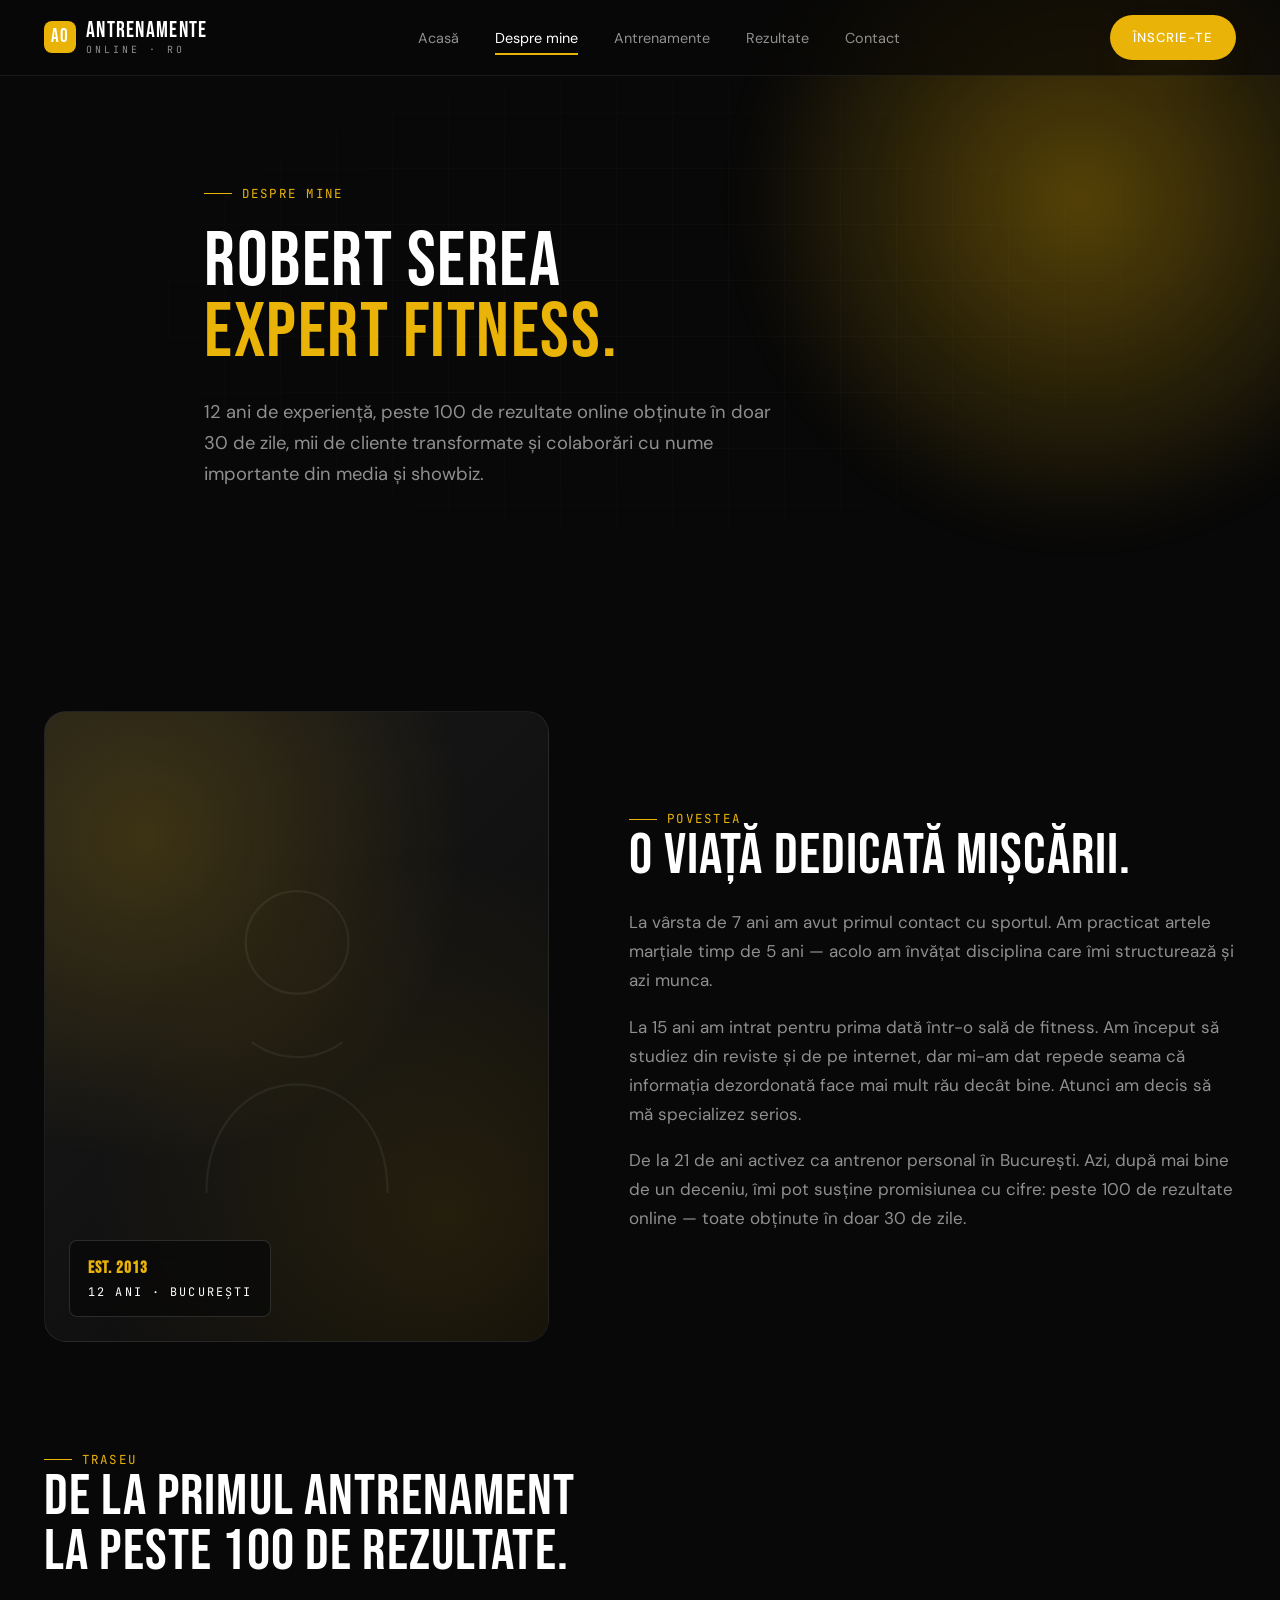
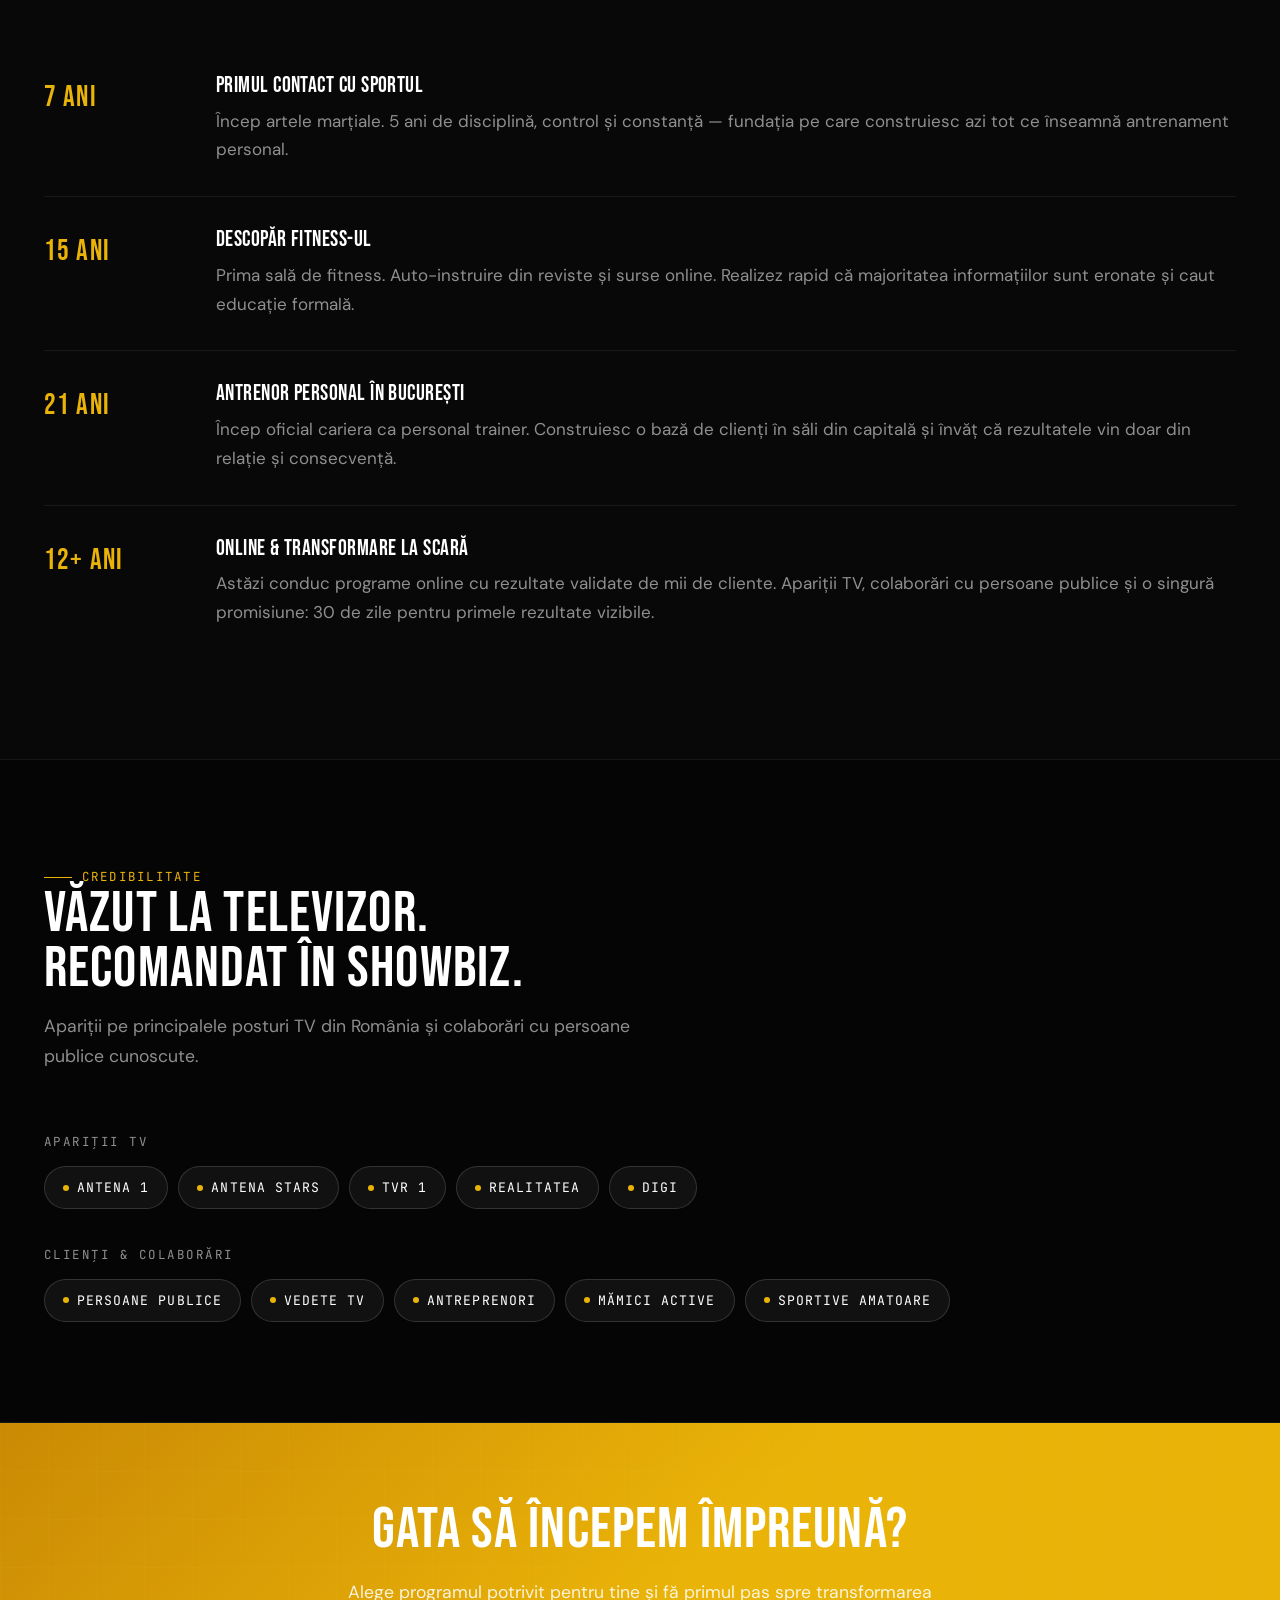
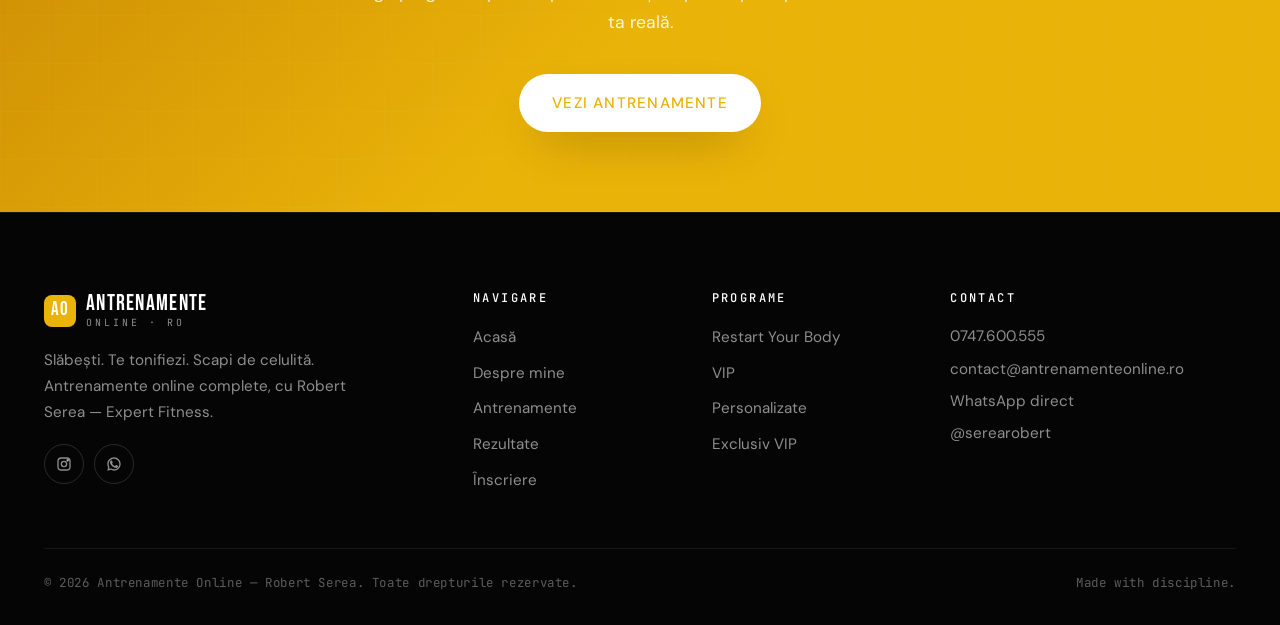
<file: despre.html>
<!DOCTYPE html>
<html lang="ro">
<head>
  <meta charset="UTF-8" />
  <meta name="viewport" content="width=device-width, initial-scale=1" />
  <title>Despre Robert Serea — Expert Fitness | Antrenamente Online</title>
  <meta name="description" content="Robert Serea — antrenor personal cu 12 ani experiență, peste 100 de rezultate online, apariții TV pe Antena 1, Antena Stars, TVR 1, Realitatea și Digi." />
  <link rel="stylesheet" href="style.css" />
  <link rel="preconnect" href="https://fonts.googleapis.com" />
  <link rel="preconnect" href="https://fonts.gstatic.com" crossorigin />
</head>
<body>

  <nav class="nav" aria-label="Navigare principală">
    <div class="container nav-inner">
      <a href="index.html" class="brand" aria-label="Antrenamente Online">
        <span class="brand-mark">AO</span>
        <span class="brand-text"><span>Antrenamente</span><span>Online · RO</span></span>
      </a>
      <ul class="nav-links">
        <li><a href="index.html">Acasă</a></li>
        <li><a href="despre.html" class="active">Despre mine</a></li>
        <li><a href="antrenamente.html">Antrenamente</a></li>
        <li><a href="rezultate.html">Rezultate</a></li>
        <li><a href="contact.html">Contact</a></li>
      </ul>
      <div class="nav-cta">
        <a href="inscriere.html" class="btn btn-primary btn-sm">Înscrie-te</a>
        <button class="nav-toggle" aria-label="Meniu" aria-expanded="false"><span></span></button>
      </div>
    </div>
  </nav>

  <header class="hero hero-sub-page">
    <div class="container hero-inner">
      <span class="eyebrow reveal">Despre mine</span>
      <h1 class="hero-title reveal">Robert Serea<br /><span class="accent">Expert Fitness.</span></h1>
      <p class="hero-sub reveal">
        12 ani de experiență, peste 100 de rezultate online obținute în doar 30 de zile,
        mii de cliente transformate și colaborări cu nume importante din media și showbiz.
      </p>
    </div>
  </header>

  <section class="section">
    <div class="container about-grid">
      <div class="about-photo reveal">
        <div class="about-photo-figure">
          <svg viewBox="0 0 200 240" fill="none" stroke="currentColor" stroke-width="1.5" aria-hidden="true">
            <circle cx="100" cy="64" r="34" />
            <path d="M40 230c0-44 27-72 60-72s60 28 60 72" />
            <path d="M70 130c8 6 18 10 30 10s22-4 30-10" />
          </svg>
        </div>
        <div class="about-photo-tag">
          <strong>EST. 2013</strong>
          12 ani · București
        </div>
      </div>
      <div class="about-text reveal">
        <span class="eyebrow">Povestea</span>
        <h2>O viață dedicată mișcării.</h2>
        <p>
          La vârsta de 7 ani am avut primul contact cu sportul. Am practicat artele marțiale
          timp de 5 ani — acolo am învățat disciplina care îmi structurează și azi munca.
        </p>
        <p>
          La 15 ani am intrat pentru prima dată într-o sală de fitness. Am început să studiez din reviste
          și de pe internet, dar mi-am dat repede seama că informația dezordonată face mai mult rău decât bine.
          Atunci am decis să mă specializez serios.
        </p>
        <p>
          De la 21 de ani activez ca antrenor personal în București. Azi, după mai bine de un deceniu,
          îmi pot susține promisiunea cu cifre: peste 100 de rezultate online — toate obținute în doar 30 de zile.
        </p>
      </div>
    </div>
  </section>

  <!-- TIMELINE -->
  <section class="section" style="padding-top: 0;">
    <div class="container">
      <div class="section-head reveal">
        <span class="eyebrow">Traseu</span>
        <h2 class="section-title">De la primul antrenament<br />la peste 100 de rezultate.</h2>
      </div>
      <div class="timeline">
        <div class="timeline-item reveal">
          <div class="timeline-year">7 ani</div>
          <div class="timeline-body">
            <h3>Primul contact cu sportul</h3>
            <p>Încep artele marțiale. 5 ani de disciplină, control și constanță — fundația pe care construiesc azi tot ce înseamnă antrenament personal.</p>
          </div>
        </div>
        <div class="timeline-item reveal">
          <div class="timeline-year">15 ani</div>
          <div class="timeline-body">
            <h3>Descopăr fitness-ul</h3>
            <p>Prima sală de fitness. Auto-instruire din reviste și surse online. Realizez rapid că majoritatea informațiilor sunt eronate și caut educație formală.</p>
          </div>
        </div>
        <div class="timeline-item reveal">
          <div class="timeline-year">21 ani</div>
          <div class="timeline-body">
            <h3>Antrenor personal în București</h3>
            <p>Încep oficial cariera ca personal trainer. Construiesc o bază de clienți în săli din capitală și învăț că rezultatele vin doar din relație și consecvență.</p>
          </div>
        </div>
        <div class="timeline-item reveal">
          <div class="timeline-year">12+ ani</div>
          <div class="timeline-body">
            <h3>Online & transformare la scară</h3>
            <p>Astăzi conduc programe online cu rezultate validate de mii de cliente. Apariții TV, colaborări cu persoane publice și o singură promisiune: 30 de zile pentru primele rezultate vizibile.</p>
          </div>
        </div>
      </div>
    </div>
  </section>

  <!-- CREDIBILITY -->
  <section class="section" style="background: #050505; border-top: 1px solid var(--border); border-bottom: 1px solid var(--border);">
    <div class="container">
      <div class="section-head reveal">
        <span class="eyebrow">Credibilitate</span>
        <h2 class="section-title">Văzut la televizor.<br />Recomandat în showbiz.</h2>
        <p class="section-lead">Apariții pe principalele posturi TV din România și colaborări cu persoane publice cunoscute.</p>
      </div>

      <h4 style="font-family: var(--font-mono); font-size: 0.78rem; letter-spacing: 0.2em; color: var(--muted); text-transform: uppercase; margin-bottom: 18px;">Apariții TV</h4>
      <div class="pill-group reveal" style="margin-bottom: 40px;">
        <span class="pill"><span class="dot"></span>Antena 1</span>
        <span class="pill"><span class="dot"></span>Antena Stars</span>
        <span class="pill"><span class="dot"></span>TVR 1</span>
        <span class="pill"><span class="dot"></span>Realitatea</span>
        <span class="pill"><span class="dot"></span>Digi</span>
      </div>

      <h4 style="font-family: var(--font-mono); font-size: 0.78rem; letter-spacing: 0.2em; color: var(--muted); text-transform: uppercase; margin-bottom: 18px;">Clienți & colaborări</h4>
      <div class="pill-group reveal">
        <span class="pill"><span class="dot"></span>Persoane publice</span>
        <span class="pill"><span class="dot"></span>Vedete TV</span>
        <span class="pill"><span class="dot"></span>Antreprenori</span>
        <span class="pill"><span class="dot"></span>Mămici active</span>
        <span class="pill"><span class="dot"></span>Sportive amatoare</span>
      </div>
    </div>
  </section>

  <!-- CTA BANNER -->
  <section class="cta-banner">
    <div class="container reveal">
      <h2>Gata să începem împreună?</h2>
      <p>Alege programul potrivit pentru tine și fă primul pas spre transformarea ta reală.</p>
      <a href="antrenamente.html" class="btn btn-primary">Vezi antrenamente</a>
    </div>
  </section>

  <!-- FOOTER -->
  <footer class="footer">
    <div class="container">
      <div class="footer-grid">
        <div class="footer-brand">
          <a href="index.html" class="brand">
            <span class="brand-mark">AO</span>
            <span class="brand-text"><span>Antrenamente</span><span>Online · RO</span></span>
          </a>
          <p>Slăbești. Te tonifiezi. Scapi de celulită. Antrenamente online complete, cu Robert Serea — Expert Fitness.</p>
          <div class="socials">
            <a href="https://instagram.com/serearobert" target="_blank" rel="noopener" aria-label="Instagram"><svg viewBox="0 0 24 24" fill="none" stroke="currentColor" stroke-width="2"><rect x="3" y="3" width="18" height="18" rx="5"/><circle cx="12" cy="12" r="4"/><circle cx="17.5" cy="6.5" r="1" fill="currentColor"/></svg></a>
            <a href="https://wa.me/40747600555" target="_blank" rel="noopener" aria-label="WhatsApp"><svg viewBox="0 0 24 24" fill="currentColor"><path d="M17.5 14.4c-.3-.1-1.7-.8-2-.9-.3-.1-.5-.2-.7.2-.2.3-.8.9-1 1.1-.2.2-.4.2-.7.1-.3-.1-1.2-.4-2.3-1.4-.8-.7-1.4-1.7-1.6-2-.2-.3 0-.5.1-.6.1-.1.3-.4.4-.5.1-.2.2-.3.3-.5.1-.2.1-.4 0-.5 0-.1-.7-1.6-.9-2.2-.2-.6-.5-.5-.7-.5h-.6c-.2 0-.5.1-.8.4-.3.3-1 1-1 2.5s1.1 2.9 1.2 3.1c.1.2 2.1 3.3 5.1 4.5.7.3 1.3.5 1.7.6.7.2 1.4.2 1.9.1.6-.1 1.7-.7 2-1.4.2-.7.2-1.2.2-1.4-.1-.1-.3-.2-.6-.4zM12 2C6.5 2 2 6.5 2 12c0 1.7.4 3.3 1.2 4.7L2 22l5.4-1.2C8.8 21.6 10.4 22 12 22c5.5 0 10-4.5 10-10S17.5 2 12 2zm0 18c-1.5 0-2.9-.4-4.1-1.1l-.3-.2-3 .6.6-3-.2-.3C4.4 14.9 4 13.5 4 12c0-4.4 3.6-8 8-8s8 3.6 8 8-3.6 8-8 8z"/></svg></a>
          </div>
        </div>
        <div>
          <h4>Navigare</h4>
          <ul>
            <li><a href="index.html">Acasă</a></li>
            <li><a href="despre.html">Despre mine</a></li>
            <li><a href="antrenamente.html">Antrenamente</a></li>
            <li><a href="rezultate.html">Rezultate</a></li>
            <li><a href="inscriere.html">Înscriere</a></li>
          </ul>
        </div>
        <div>
          <h4>Programe</h4>
          <ul>
            <li><a href="antrenamente.html#restart">Restart Your Body</a></li>
            <li><a href="antrenamente.html#vip">VIP</a></li>
            <li><a href="antrenamente.html#personalizate">Personalizate</a></li>
            <li><a href="antrenamente.html#exclusiv">Exclusiv VIP</a></li>
          </ul>
        </div>
        <div class="footer-contact">
          <h4>Contact</h4>
          <a href="tel:0747600555">0747.600.555</a>
          <a href="mailto:contact@antrenamenteonline.ro">contact@antrenamenteonline.ro</a>
          <a href="https://wa.me/40747600555" target="_blank" rel="noopener">WhatsApp direct</a>
          <a href="https://instagram.com/serearobert" target="_blank" rel="noopener">@serearobert</a>
        </div>
      </div>
      <div class="footer-bottom">
        <span>© <span data-year>2026</span> Antrenamente Online — Robert Serea. Toate drepturile rezervate.</span>
        <span>Made with discipline.</span>
      </div>
    </div>
  </footer>

  <script src="script.js"></script>
</body>
</html>
</file>
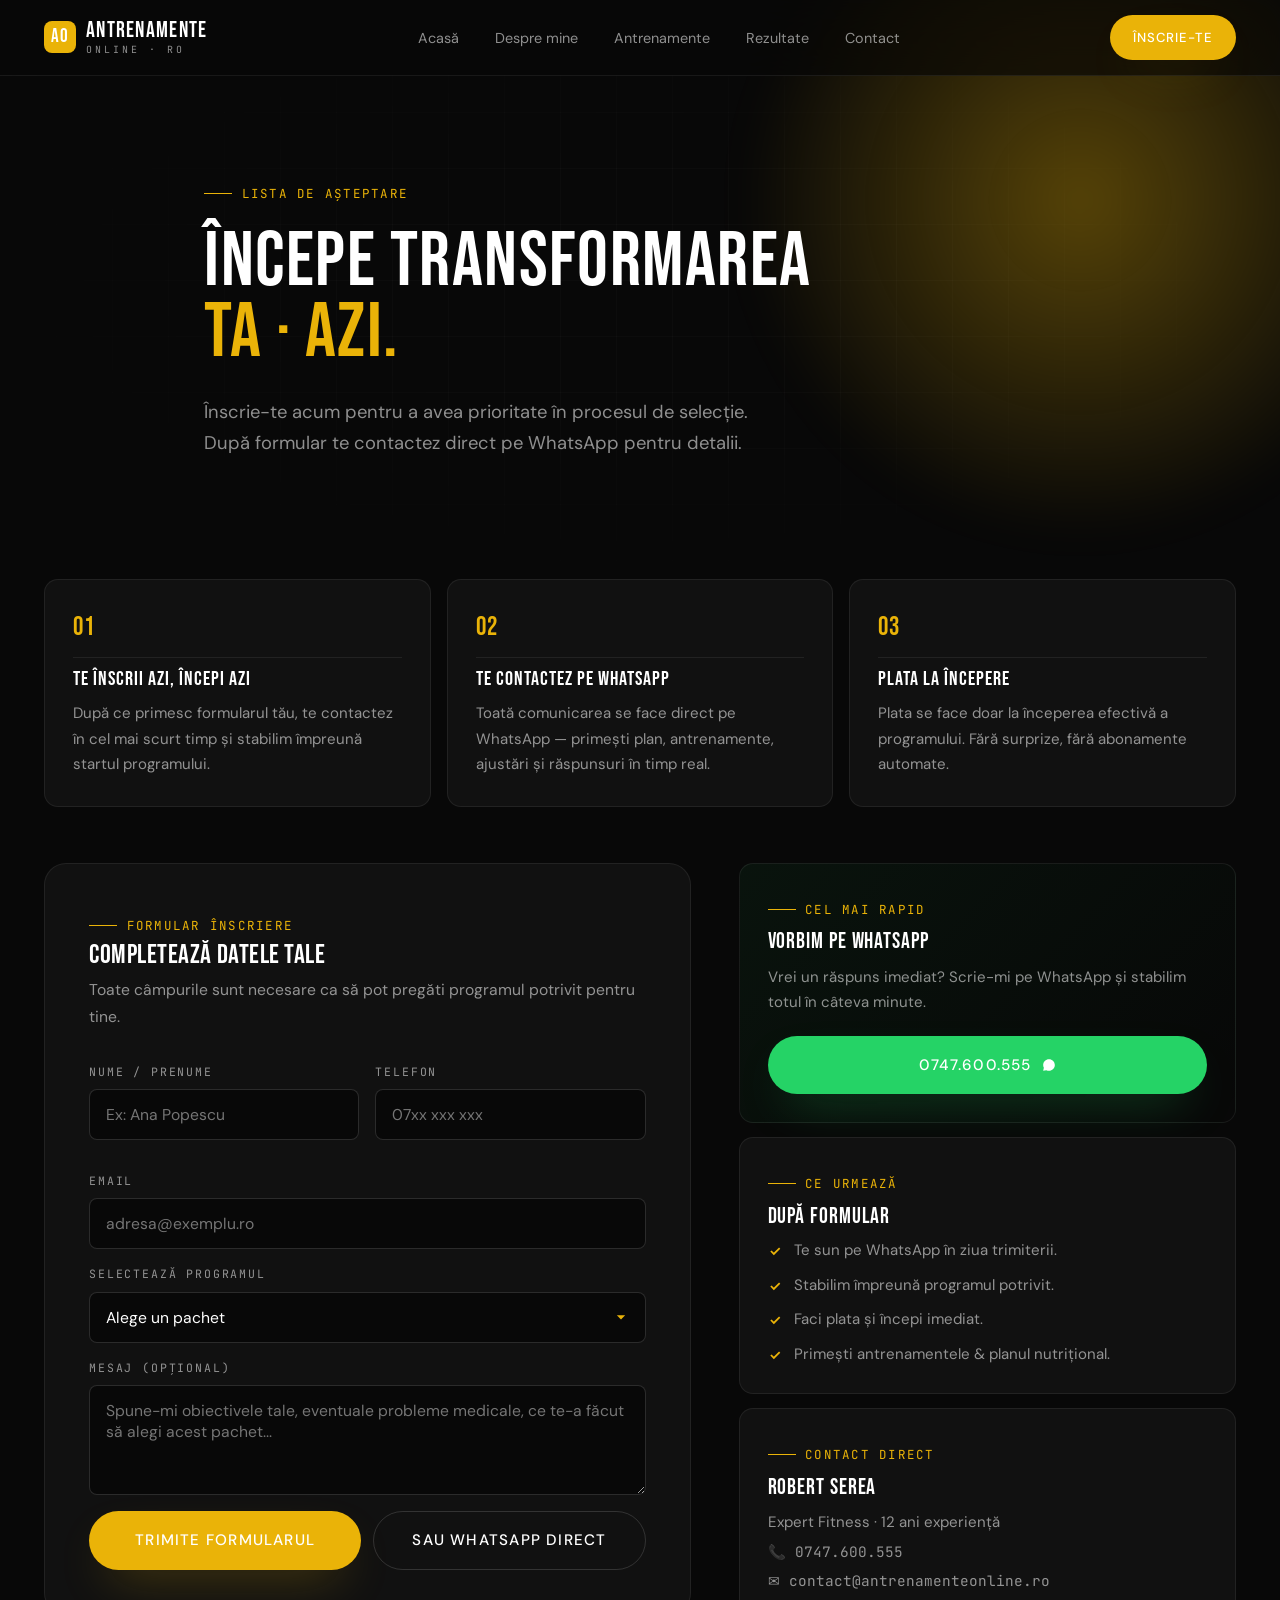
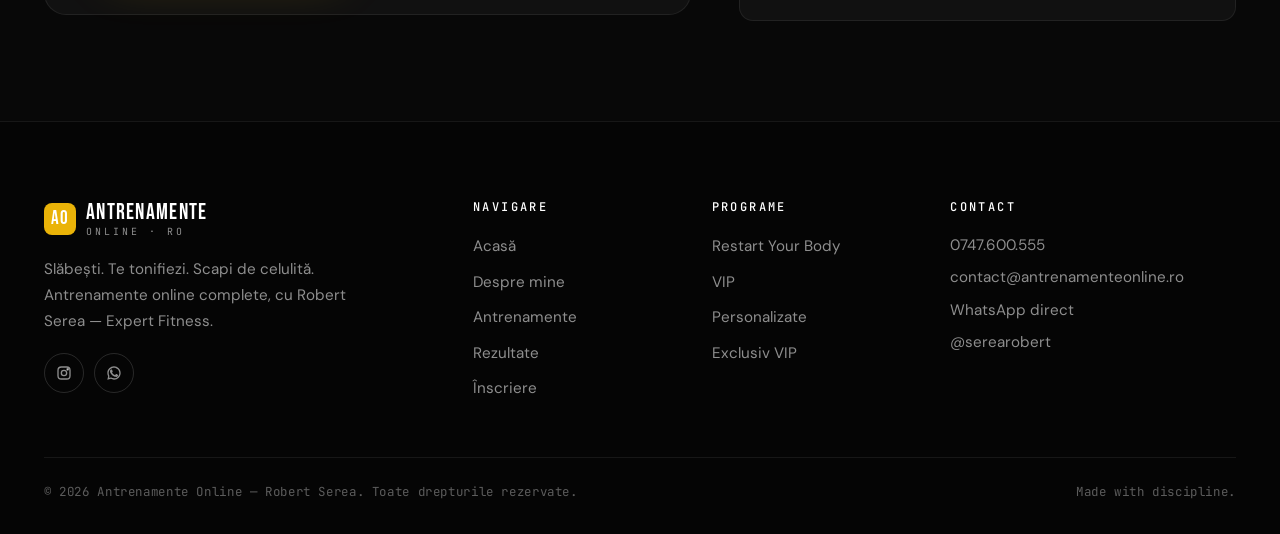
<file: inscriere.html>
<!DOCTYPE html>
<html lang="ro">
<head>
  <meta charset="UTF-8" />
  <meta name="viewport" content="width=device-width, initial-scale=1" />
  <title>Înscriere · Lista de Așteptare | Antrenamente Online</title>
  <meta name="description" content="Te înscrii azi, începi azi. Completează formularul și te contactez direct pe WhatsApp pentru a stabili toate detaliile." />
  <link rel="stylesheet" href="style.css" />
  <link rel="preconnect" href="https://fonts.googleapis.com" />
  <link rel="preconnect" href="https://fonts.gstatic.com" crossorigin />
</head>
<body>

  <nav class="nav" aria-label="Navigare principală">
    <div class="container nav-inner">
      <a href="index.html" class="brand"><span class="brand-mark">AO</span><span class="brand-text"><span>Antrenamente</span><span>Online · RO</span></span></a>
      <ul class="nav-links">
        <li><a href="index.html">Acasă</a></li>
        <li><a href="despre.html">Despre mine</a></li>
        <li><a href="antrenamente.html">Antrenamente</a></li>
        <li><a href="rezultate.html">Rezultate</a></li>
        <li><a href="contact.html">Contact</a></li>
      </ul>
      <div class="nav-cta">
        <a href="inscriere.html" class="btn btn-primary btn-sm active">Înscrie-te</a>
        <button class="nav-toggle" aria-label="Meniu" aria-expanded="false"><span></span></button>
      </div>
    </div>
  </nav>

  <header class="hero hero-sub-page">
    <div class="container hero-inner">
      <span class="eyebrow reveal">Lista de așteptare</span>
      <h1 class="hero-title reveal">Începe transformarea<br /><span class="accent">ta · azi.</span></h1>
      <p class="hero-sub reveal">
        Înscrie-te acum pentru a avea prioritate în procesul de selecție. După formular te contactez direct pe WhatsApp pentru detalii.
      </p>
    </div>
  </header>

  <section class="section" style="padding-top: 0;">
    <div class="container">

      <!-- INFO BOXES -->
      <div class="info-boxes">
        <div class="info-box reveal">
          <div class="num">01</div>
          <h4>Te înscrii azi, începi azi</h4>
          <p>După ce primesc formularul tău, te contactez în cel mai scurt timp și stabilim împreună startul programului.</p>
        </div>
        <div class="info-box reveal">
          <div class="num">02</div>
          <h4>Te contactez pe WhatsApp</h4>
          <p>Toată comunicarea se face direct pe WhatsApp — primești plan, antrenamente, ajustări și răspunsuri în timp real.</p>
        </div>
        <div class="info-box reveal">
          <div class="num">03</div>
          <h4>Plata la începere</h4>
          <p>Plata se face doar la începerea efectivă a programului. Fără surprize, fără abonamente automate.</p>
        </div>
      </div>

      <!-- FORM LAYOUT -->
      <div class="form-layout">

        <!-- FORM -->
        <form class="form-card reveal" data-demo-form action="#" method="post" novalidate>
          <span class="eyebrow">Formular înscriere</span>
          <h3 style="margin-top: 8px;">Completează datele tale</h3>
          <p class="form-lead">Toate câmpurile sunt necesare ca să pot pregăti programul potrivit pentru tine.</p>

          <div class="form-row">
            <div class="field">
              <label for="nume">Nume / Prenume</label>
              <input type="text" id="nume" name="nume" placeholder="Ex: Ana Popescu" required />
            </div>
            <div class="field">
              <label for="telefon">Telefon</label>
              <input type="tel" id="telefon" name="telefon" placeholder="07xx xxx xxx" required />
            </div>
          </div>

          <div class="field">
            <label for="email">Email</label>
            <input type="email" id="email" name="email" placeholder="adresa@exemplu.ro" required />
          </div>

          <div class="field">
            <label for="program">Selectează programul</label>
            <select id="program" name="program" required>
              <option value="" disabled selected>Alege un pachet</option>
              <option value="restart">PACHET — RESTART YOUR BODY · 490 lei</option>
              <option value="vip">PACHET — VIP · 800 lei</option>
              <option value="personalizate">PACHET — ANTRENAMENTE PERSONALIZATE · 800 lei</option>
              <option value="exclusiv">PACHET — EXCLUSIV VIP · 1200 lei</option>
              <option value="nesigur">Nu sunt sigură · ajută-mă să aleg</option>
            </select>
          </div>

          <div class="field">
            <label for="mesaj">Mesaj (opțional)</label>
            <textarea id="mesaj" name="mesaj" placeholder="Spune-mi obiectivele tale, eventuale probleme medicale, ce te-a făcut să alegi acest pachet..."></textarea>
          </div>

          <div class="form-actions">
            <button type="submit" class="btn btn-primary">Trimite formularul</button>
            <a href="https://wa.me/40747600555" class="btn btn-ghost" target="_blank" rel="noopener">Sau WhatsApp direct</a>
          </div>
        </form>

        <!-- SIDE -->
        <aside class="form-side">
          <div class="side-card wa-card reveal">
            <span class="eyebrow">Cel mai rapid</span>
            <h4>Vorbim pe WhatsApp</h4>
            <p>Vrei un răspuns imediat? Scrie-mi pe WhatsApp și stabilim totul în câteva minute.</p>
            <a href="https://wa.me/40747600555" class="btn btn-primary" target="_blank" rel="noopener">
              0747.600.555
              <svg viewBox="0 0 24 24" fill="currentColor" style="width:14px;height:14px;"><path d="M17.5 14.4c-.3-.1-1.7-.8-2-.9-.3-.1-.5-.2-.7.2-.2.3-.8.9-1 1.1-.2.2-.4.2-.7.1-.3-.1-1.2-.4-2.3-1.4-.8-.7-1.4-1.7-1.6-2-.2-.3 0-.5.1-.6.1-.1.3-.4.4-.5.1-.2.2-.3.3-.5.1-.2.1-.4 0-.5 0-.1-.7-1.6-.9-2.2-.2-.6-.5-.5-.7-.5h-.6c-.2 0-.5.1-.8.4-.3.3-1 1-1 2.5s1.1 2.9 1.2 3.1c.1.2 2.1 3.3 5.1 4.5.7.3 1.3.5 1.7.6.7.2 1.4.2 1.9.1.6-.1 1.7-.7 2-1.4.2-.7.2-1.2.2-1.4-.1-.1-.3-.2-.6-.4zM12 2C6.5 2 2 6.5 2 12c0 1.7.4 3.3 1.2 4.7L2 22l5.4-1.2C8.8 21.6 10.4 22 12 22c5.5 0 10-4.5 10-10S17.5 2 12 2z"/></svg>
            </a>
          </div>

          <div class="side-card reveal">
            <span class="eyebrow">Ce urmează</span>
            <h4>După formular</h4>
            <ul class="feature-list" style="margin-top: 4px;">
              <li><svg viewBox="0 0 24 24" fill="none" stroke="currentColor" stroke-width="3"><path d="M5 12l5 5L20 7"/></svg>Te sun pe WhatsApp în ziua trimiterii.</li>
              <li><svg viewBox="0 0 24 24" fill="none" stroke="currentColor" stroke-width="3"><path d="M5 12l5 5L20 7"/></svg>Stabilim împreună programul potrivit.</li>
              <li><svg viewBox="0 0 24 24" fill="none" stroke="currentColor" stroke-width="3"><path d="M5 12l5 5L20 7"/></svg>Faci plata și începi imediat.</li>
              <li><svg viewBox="0 0 24 24" fill="none" stroke="currentColor" stroke-width="3"><path d="M5 12l5 5L20 7"/></svg>Primești antrenamentele & planul nutrițional.</li>
            </ul>
          </div>

          <div class="side-card reveal">
            <span class="eyebrow">Contact direct</span>
            <h4>Robert Serea</h4>
            <p style="margin-bottom: 4px;">Expert Fitness · 12 ani experiență</p>
            <a href="tel:0747600555" style="display:block; color: var(--muted); font-family: var(--font-mono); font-size: 0.9rem; margin-bottom: 6px;">📞 0747.600.555</a>
            <a href="mailto:contact@antrenamenteonline.ro" style="display:block; color: var(--muted); font-family: var(--font-mono); font-size: 0.9rem;">✉ contact@antrenamenteonline.ro</a>
          </div>
        </aside>

      </div>

    </div>
  </section>

  <footer class="footer">
    <div class="container">
      <div class="footer-grid">
        <div class="footer-brand">
          <a href="index.html" class="brand"><span class="brand-mark">AO</span><span class="brand-text"><span>Antrenamente</span><span>Online · RO</span></span></a>
          <p>Slăbești. Te tonifiezi. Scapi de celulită. Antrenamente online complete, cu Robert Serea — Expert Fitness.</p>
          <div class="socials">
            <a href="https://instagram.com/serearobert" target="_blank" rel="noopener" aria-label="Instagram"><svg viewBox="0 0 24 24" fill="none" stroke="currentColor" stroke-width="2"><rect x="3" y="3" width="18" height="18" rx="5"/><circle cx="12" cy="12" r="4"/><circle cx="17.5" cy="6.5" r="1" fill="currentColor"/></svg></a>
            <a href="https://wa.me/40747600555" target="_blank" rel="noopener" aria-label="WhatsApp"><svg viewBox="0 0 24 24" fill="currentColor"><path d="M17.5 14.4c-.3-.1-1.7-.8-2-.9-.3-.1-.5-.2-.7.2-.2.3-.8.9-1 1.1-.2.2-.4.2-.7.1-.3-.1-1.2-.4-2.3-1.4-.8-.7-1.4-1.7-1.6-2-.2-.3 0-.5.1-.6.1-.1.3-.4.4-.5.1-.2.2-.3.3-.5.1-.2.1-.4 0-.5 0-.1-.7-1.6-.9-2.2-.2-.6-.5-.5-.7-.5h-.6c-.2 0-.5.1-.8.4-.3.3-1 1-1 2.5s1.1 2.9 1.2 3.1c.1.2 2.1 3.3 5.1 4.5.7.3 1.3.5 1.7.6.7.2 1.4.2 1.9.1.6-.1 1.7-.7 2-1.4.2-.7.2-1.2.2-1.4-.1-.1-.3-.2-.6-.4zM12 2C6.5 2 2 6.5 2 12c0 1.7.4 3.3 1.2 4.7L2 22l5.4-1.2C8.8 21.6 10.4 22 12 22c5.5 0 10-4.5 10-10S17.5 2 12 2zm0 18c-1.5 0-2.9-.4-4.1-1.1l-.3-.2-3 .6.6-3-.2-.3C4.4 14.9 4 13.5 4 12c0-4.4 3.6-8 8-8s8 3.6 8 8-3.6 8-8 8z"/></svg></a>
          </div>
        </div>
        <div>
          <h4>Navigare</h4>
          <ul>
            <li><a href="index.html">Acasă</a></li>
            <li><a href="despre.html">Despre mine</a></li>
            <li><a href="antrenamente.html">Antrenamente</a></li>
            <li><a href="rezultate.html">Rezultate</a></li>
            <li><a href="inscriere.html">Înscriere</a></li>
          </ul>
        </div>
        <div>
          <h4>Programe</h4>
          <ul>
            <li><a href="antrenamente.html#restart">Restart Your Body</a></li>
            <li><a href="antrenamente.html#vip">VIP</a></li>
            <li><a href="antrenamente.html#personalizate">Personalizate</a></li>
            <li><a href="antrenamente.html#exclusiv">Exclusiv VIP</a></li>
          </ul>
        </div>
        <div class="footer-contact">
          <h4>Contact</h4>
          <a href="tel:0747600555">0747.600.555</a>
          <a href="mailto:contact@antrenamenteonline.ro">contact@antrenamenteonline.ro</a>
          <a href="https://wa.me/40747600555" target="_blank" rel="noopener">WhatsApp direct</a>
          <a href="https://instagram.com/serearobert" target="_blank" rel="noopener">@serearobert</a>
        </div>
      </div>
      <div class="footer-bottom">
        <span>© <span data-year>2026</span> Antrenamente Online — Robert Serea. Toate drepturile rezervate.</span>
        <span>Made with discipline.</span>
      </div>
    </div>
  </footer>

  <script src="script.js"></script>
</body>
</html>
</file>
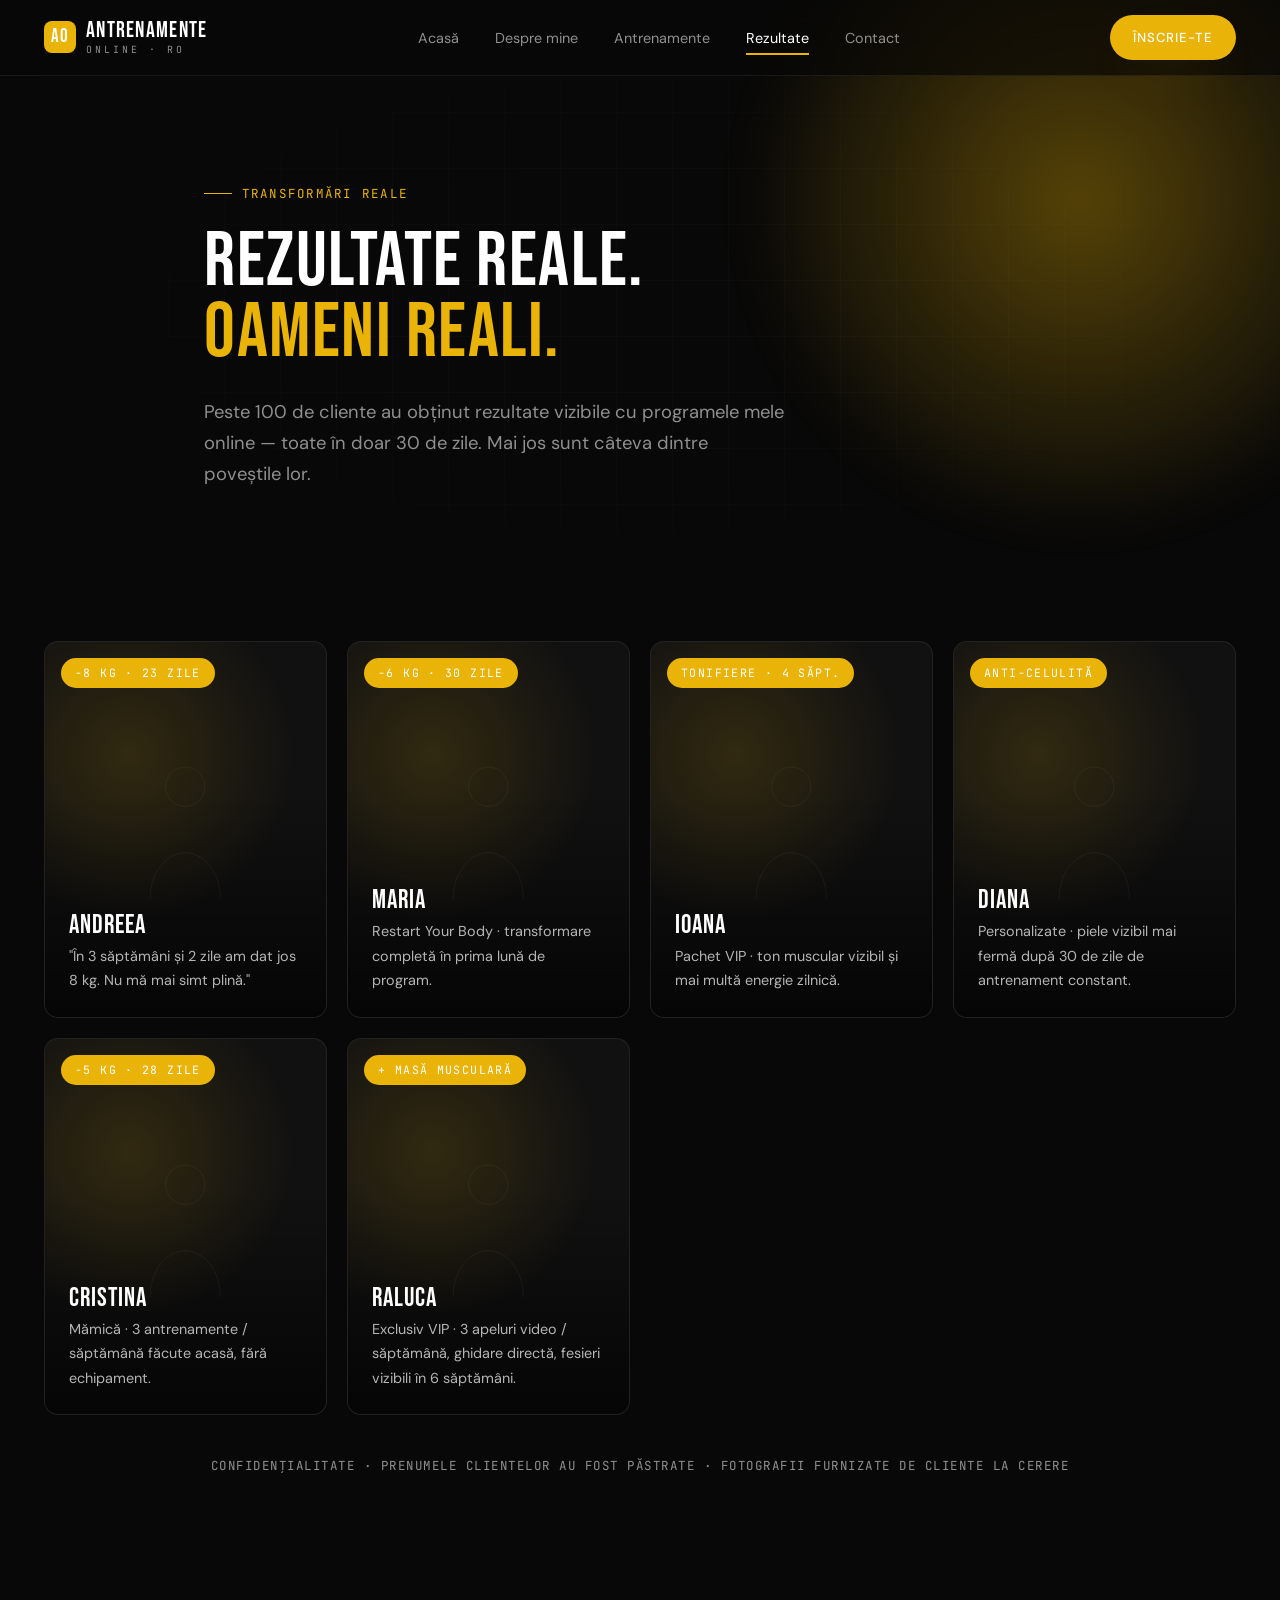
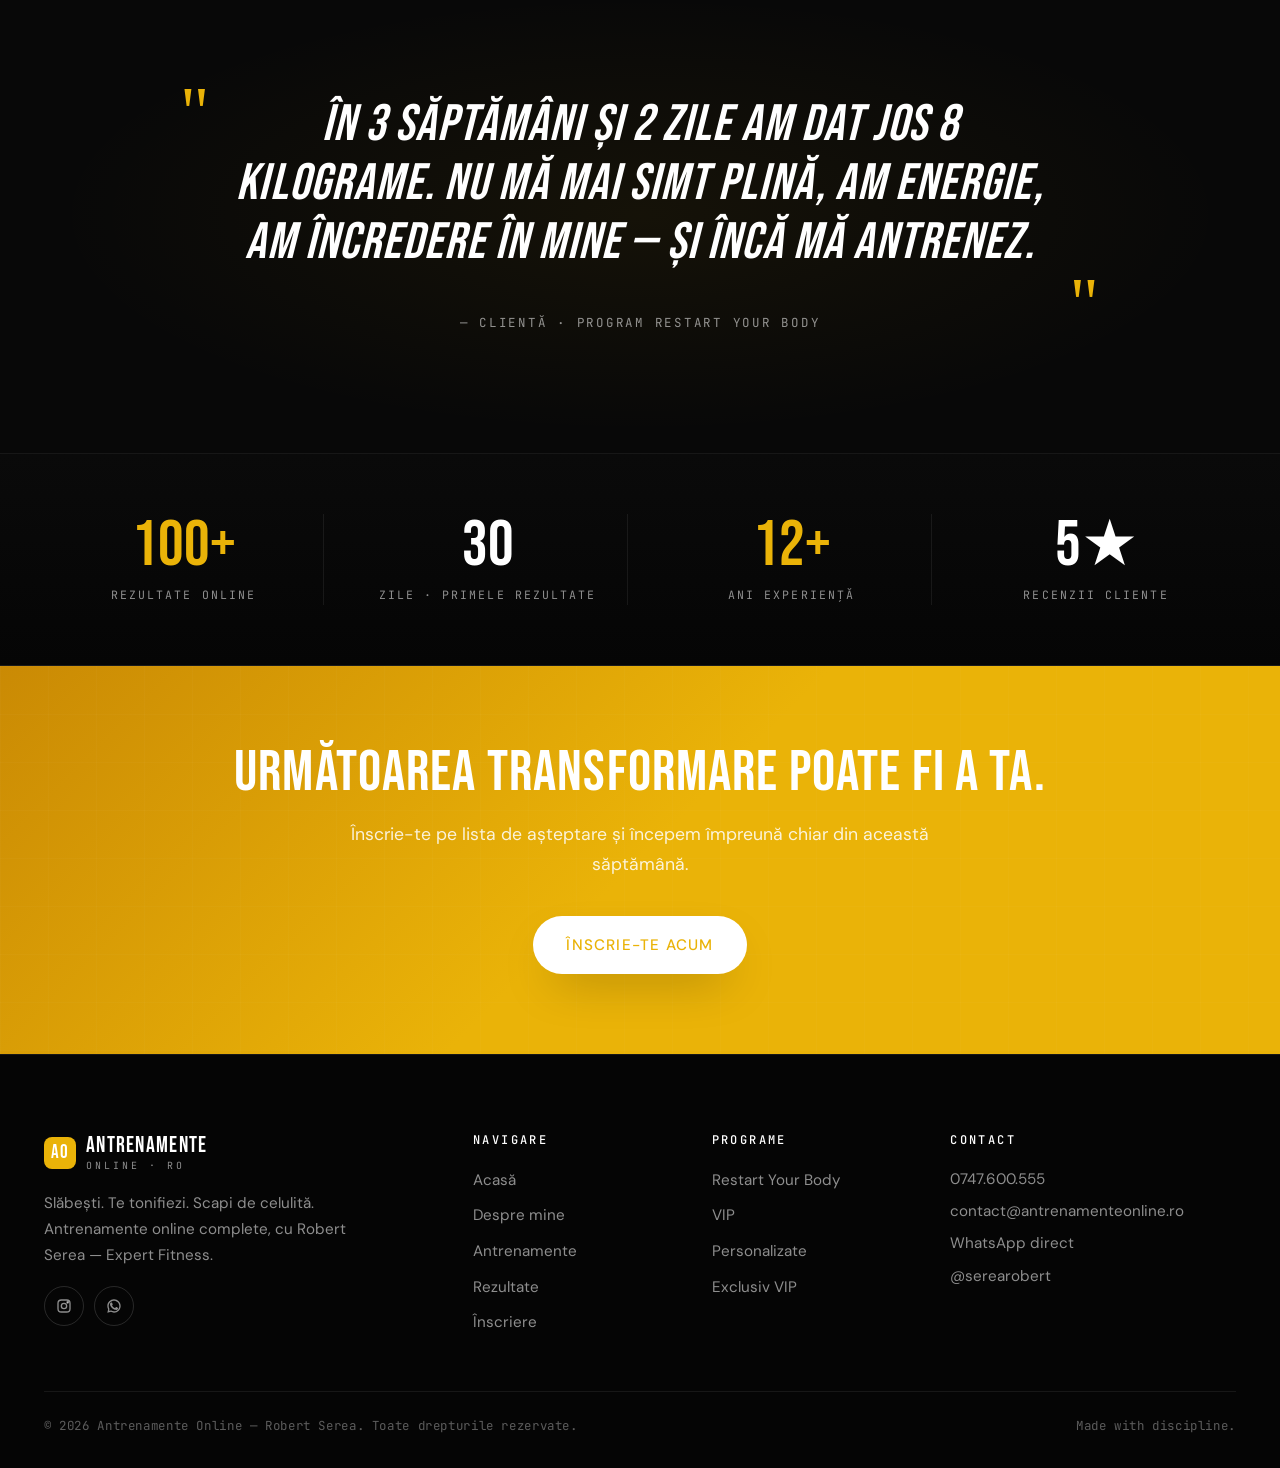
<file: rezultate.html>
<!DOCTYPE html>
<html lang="ro">
<head>
  <meta charset="UTF-8" />
  <meta name="viewport" content="width=device-width, initial-scale=1" />
  <title>Rezultate Reale — Transformări Online | Antrenamente Online</title>
  <meta name="description" content="Peste 100 de rezultate online obținute în doar 30 de zile. Transformări reale ale clientelor Robert Serea." />
  <link rel="stylesheet" href="style.css" />
  <link rel="preconnect" href="https://fonts.googleapis.com" />
  <link rel="preconnect" href="https://fonts.gstatic.com" crossorigin />
</head>
<body>

  <nav class="nav" aria-label="Navigare principală">
    <div class="container nav-inner">
      <a href="index.html" class="brand"><span class="brand-mark">AO</span><span class="brand-text"><span>Antrenamente</span><span>Online · RO</span></span></a>
      <ul class="nav-links">
        <li><a href="index.html">Acasă</a></li>
        <li><a href="despre.html">Despre mine</a></li>
        <li><a href="antrenamente.html">Antrenamente</a></li>
        <li><a href="rezultate.html" class="active">Rezultate</a></li>
        <li><a href="contact.html">Contact</a></li>
      </ul>
      <div class="nav-cta">
        <a href="inscriere.html" class="btn btn-primary btn-sm">Înscrie-te</a>
        <button class="nav-toggle" aria-label="Meniu" aria-expanded="false"><span></span></button>
      </div>
    </div>
  </nav>

  <header class="hero hero-sub-page">
    <div class="container hero-inner">
      <span class="eyebrow reveal">Transformări reale</span>
      <h1 class="hero-title reveal">Rezultate reale.<br /><span class="accent">Oameni reali.</span></h1>
      <p class="hero-sub reveal">
        Peste 100 de cliente au obținut rezultate vizibile cu programele mele online — toate în doar 30 de zile.
        Mai jos sunt câteva dintre poveștile lor.
      </p>
    </div>
  </header>

  <!-- RESULTS GRID -->
  <section class="section" style="padding-top: 30px;">
    <div class="container">
      <div class="results-grid">

        <article class="result-card reveal">
          <span class="stat-pill">−8 kg · 23 zile</span>
          <div class="figure">
            <svg viewBox="0 0 200 240" fill="none" stroke="currentColor" stroke-width="1.4"><circle cx="100" cy="60" r="28"/><path d="M50 220c0-40 25-66 50-66s50 26 50 66"/></svg>
          </div>
          <div class="info">
            <h4>Andreea</h4>
            <p>"În 3 săptămâni și 2 zile am dat jos 8 kg. Nu mă mai simt plină."</p>
          </div>
        </article>

        <article class="result-card reveal">
          <span class="stat-pill">−6 kg · 30 zile</span>
          <div class="figure">
            <svg viewBox="0 0 200 240" fill="none" stroke="currentColor" stroke-width="1.4"><circle cx="100" cy="60" r="28"/><path d="M50 220c0-40 25-66 50-66s50 26 50 66"/></svg>
          </div>
          <div class="info">
            <h4>Maria</h4>
            <p>Restart Your Body · transformare completă în prima lună de program.</p>
          </div>
        </article>

        <article class="result-card reveal">
          <span class="stat-pill">Tonifiere · 4 săpt.</span>
          <div class="figure">
            <svg viewBox="0 0 200 240" fill="none" stroke="currentColor" stroke-width="1.4"><circle cx="100" cy="60" r="28"/><path d="M50 220c0-40 25-66 50-66s50 26 50 66"/></svg>
          </div>
          <div class="info">
            <h4>Ioana</h4>
            <p>Pachet VIP · ton muscular vizibil și mai multă energie zilnică.</p>
          </div>
        </article>

        <article class="result-card reveal">
          <span class="stat-pill">Anti-celulită</span>
          <div class="figure">
            <svg viewBox="0 0 200 240" fill="none" stroke="currentColor" stroke-width="1.4"><circle cx="100" cy="60" r="28"/><path d="M50 220c0-40 25-66 50-66s50 26 50 66"/></svg>
          </div>
          <div class="info">
            <h4>Diana</h4>
            <p>Personalizate · piele vizibil mai fermă după 30 de zile de antrenament constant.</p>
          </div>
        </article>

        <article class="result-card reveal">
          <span class="stat-pill">−5 kg · 28 zile</span>
          <div class="figure">
            <svg viewBox="0 0 200 240" fill="none" stroke="currentColor" stroke-width="1.4"><circle cx="100" cy="60" r="28"/><path d="M50 220c0-40 25-66 50-66s50 26 50 66"/></svg>
          </div>
          <div class="info">
            <h4>Cristina</h4>
            <p>Mămică · 3 antrenamente / săptămână făcute acasă, fără echipament.</p>
          </div>
        </article>

        <article class="result-card reveal">
          <span class="stat-pill">+ masă musculară</span>
          <div class="figure">
            <svg viewBox="0 0 200 240" fill="none" stroke="currentColor" stroke-width="1.4"><circle cx="100" cy="60" r="28"/><path d="M50 220c0-40 25-66 50-66s50 26 50 66"/></svg>
          </div>
          <div class="info">
            <h4>Raluca</h4>
            <p>Exclusiv VIP · 3 apeluri video / săptămână, ghidare directă, fesieri vizibili în 6 săptămâni.</p>
          </div>
        </article>

      </div>

      <p style="font-family: var(--font-mono); font-size: 0.78rem; letter-spacing: 0.12em; color: var(--muted); text-align: center; margin-top: 40px; text-transform: uppercase;">
        Confidențialitate · prenumele clientelor au fost păstrate · fotografii furnizate de cliente la cerere
      </p>
    </div>
  </section>

  <!-- TESTIMONIAL -->
  <section class="testimonial">
    <div class="container reveal">
      <p class="testimonial-quote">
        În 3 săptămâni și 2 zile am dat jos 8 kilograme. Nu mă mai simt plină, am energie, am încredere în mine — și încă mă antrenez.
      </p>
      <div class="testimonial-author">— Clientă · program Restart Your Body</div>
    </div>
  </section>

  <!-- METRICS -->
  <section class="stats">
    <div class="container stats-grid">
      <div class="stat reveal">
        <div class="stat-num"><span class="accent">100+</span></div>
        <div class="stat-label">Rezultate online</div>
      </div>
      <div class="stat reveal">
        <div class="stat-num">30</div>
        <div class="stat-label">Zile · primele rezultate</div>
      </div>
      <div class="stat reveal">
        <div class="stat-num"><span class="accent">12+</span></div>
        <div class="stat-label">Ani experiență</div>
      </div>
      <div class="stat reveal">
        <div class="stat-num">5★</div>
        <div class="stat-label">Recenzii cliente</div>
      </div>
    </div>
  </section>

  <!-- CTA -->
  <section class="cta-banner">
    <div class="container reveal">
      <h2>Următoarea transformare poate fi a ta.</h2>
      <p>Înscrie-te pe lista de așteptare și începem împreună chiar din această săptămână.</p>
      <a href="inscriere.html" class="btn btn-primary">Înscrie-te acum</a>
    </div>
  </section>

  <footer class="footer">
    <div class="container">
      <div class="footer-grid">
        <div class="footer-brand">
          <a href="index.html" class="brand"><span class="brand-mark">AO</span><span class="brand-text"><span>Antrenamente</span><span>Online · RO</span></span></a>
          <p>Slăbești. Te tonifiezi. Scapi de celulită. Antrenamente online complete, cu Robert Serea — Expert Fitness.</p>
          <div class="socials">
            <a href="https://instagram.com/serearobert" target="_blank" rel="noopener" aria-label="Instagram"><svg viewBox="0 0 24 24" fill="none" stroke="currentColor" stroke-width="2"><rect x="3" y="3" width="18" height="18" rx="5"/><circle cx="12" cy="12" r="4"/><circle cx="17.5" cy="6.5" r="1" fill="currentColor"/></svg></a>
            <a href="https://wa.me/40747600555" target="_blank" rel="noopener" aria-label="WhatsApp"><svg viewBox="0 0 24 24" fill="currentColor"><path d="M17.5 14.4c-.3-.1-1.7-.8-2-.9-.3-.1-.5-.2-.7.2-.2.3-.8.9-1 1.1-.2.2-.4.2-.7.1-.3-.1-1.2-.4-2.3-1.4-.8-.7-1.4-1.7-1.6-2-.2-.3 0-.5.1-.6.1-.1.3-.4.4-.5.1-.2.2-.3.3-.5.1-.2.1-.4 0-.5 0-.1-.7-1.6-.9-2.2-.2-.6-.5-.5-.7-.5h-.6c-.2 0-.5.1-.8.4-.3.3-1 1-1 2.5s1.1 2.9 1.2 3.1c.1.2 2.1 3.3 5.1 4.5.7.3 1.3.5 1.7.6.7.2 1.4.2 1.9.1.6-.1 1.7-.7 2-1.4.2-.7.2-1.2.2-1.4-.1-.1-.3-.2-.6-.4zM12 2C6.5 2 2 6.5 2 12c0 1.7.4 3.3 1.2 4.7L2 22l5.4-1.2C8.8 21.6 10.4 22 12 22c5.5 0 10-4.5 10-10S17.5 2 12 2zm0 18c-1.5 0-2.9-.4-4.1-1.1l-.3-.2-3 .6.6-3-.2-.3C4.4 14.9 4 13.5 4 12c0-4.4 3.6-8 8-8s8 3.6 8 8-3.6 8-8 8z"/></svg></a>
          </div>
        </div>
        <div>
          <h4>Navigare</h4>
          <ul>
            <li><a href="index.html">Acasă</a></li>
            <li><a href="despre.html">Despre mine</a></li>
            <li><a href="antrenamente.html">Antrenamente</a></li>
            <li><a href="rezultate.html">Rezultate</a></li>
            <li><a href="inscriere.html">Înscriere</a></li>
          </ul>
        </div>
        <div>
          <h4>Programe</h4>
          <ul>
            <li><a href="antrenamente.html#restart">Restart Your Body</a></li>
            <li><a href="antrenamente.html#vip">VIP</a></li>
            <li><a href="antrenamente.html#personalizate">Personalizate</a></li>
            <li><a href="antrenamente.html#exclusiv">Exclusiv VIP</a></li>
          </ul>
        </div>
        <div class="footer-contact">
          <h4>Contact</h4>
          <a href="tel:0747600555">0747.600.555</a>
          <a href="mailto:contact@antrenamenteonline.ro">contact@antrenamenteonline.ro</a>
          <a href="https://wa.me/40747600555" target="_blank" rel="noopener">WhatsApp direct</a>
          <a href="https://instagram.com/serearobert" target="_blank" rel="noopener">@serearobert</a>
        </div>
      </div>
      <div class="footer-bottom">
        <span>© <span data-year>2026</span> Antrenamente Online — Robert Serea. Toate drepturile rezervate.</span>
        <span>Made with discipline.</span>
      </div>
    </div>
  </footer>

  <script src="script.js"></script>
</body>
</html>
</file>
<file: style.css>
/* ============================================
   ANTRENAMENTE ONLINE - Design System
   Dark Premium Fitness Aesthetic
   ============================================ */

@import url('https://fonts.googleapis.com/css2?family=Bebas+Neue&family=DM+Sans:wght@400;500;700&family=JetBrains+Mono:wght@400;500&display=swap');

/* ---------- TOKENS ---------- */
:root {
  --bg: #080808;
  --bg-elev: #0e0e0e;
  --card: #111111;
  --card-hover: #161616;
  --border: rgba(255, 255, 255, 0.07);
  --border-strong: rgba(255, 255, 255, 0.14);
  --text: #ffffff;
  --muted: rgba(255, 255, 255, 0.55);
  --muted-soft: rgba(255, 255, 255, 0.35);
  --accent: #eab308;
  --accent-hover: #fbbf24;
  --accent-soft: rgba(234, 179, 8, 0.12);
  --accent-glow: rgba(234, 179, 8, 0.35);

  --font-display: 'Bebas Neue', sans-serif;
  --font-body: 'DM Sans', system-ui, sans-serif;
  --font-mono: 'JetBrains Mono', monospace;

  --radius-sm: 8px;
  --radius: 14px;
  --radius-lg: 22px;

  --shadow-card: 0 1px 0 rgba(255, 255, 255, 0.03) inset, 0 30px 60px -30px rgba(0, 0, 0, 0.8);
  --shadow-red: 0 20px 50px -20px rgba(234, 179, 8, 0.45);

  --container: 1240px;
  --nav-h: 76px;
}

/* ---------- RESET ---------- */
*,
*::before,
*::after {
  box-sizing: border-box;
  margin: 0;
  padding: 0;
}

html {
  scroll-behavior: smooth;
  -webkit-text-size-adjust: 100%;
}

body {
  font-family: var(--font-body);
  background: var(--bg);
  color: var(--text);
  line-height: 1.6;
  font-size: 16px;
  overflow-x: hidden;
  -webkit-font-smoothing: antialiased;
  -moz-osx-font-smoothing: grayscale;
}

img {
  max-width: 100%;
  display: block;
}

a {
  color: inherit;
  text-decoration: none;
}

button {
  font-family: inherit;
  border: none;
  background: none;
  cursor: pointer;
  color: inherit;
}

input,
textarea,
select {
  font-family: inherit;
  color: inherit;
}

::selection {
  background: var(--accent);
  color: #fff;
}

/* ---------- TYPOGRAPHY ---------- */
h1, h2, h3, h4 {
  font-family: var(--font-display);
  font-weight: 400;
  letter-spacing: 0.02em;
  line-height: 0.95;
  text-transform: uppercase;
}

h1 { font-size: clamp(2.6rem, 7vw, 6rem); }
h2 { font-size: clamp(2rem, 5vw, 3.6rem); }
h3 { font-size: clamp(1.4rem, 2.6vw, 1.9rem); }
h4 { font-size: 1.15rem; }

p {
  color: var(--muted);
  font-size: 1.0625rem;
  line-height: 1.7;
}

.eyebrow {
  font-family: var(--font-mono);
  font-size: 0.78rem;
  text-transform: uppercase;
  letter-spacing: 0.18em;
  color: var(--accent);
  display: inline-flex;
  align-items: center;
  gap: 0.6rem;
}
.eyebrow::before {
  content: '';
  width: 28px;
  height: 1px;
  background: var(--accent);
}

/* ---------- LAYOUT ---------- */
.container {
  width: 100%;
  max-width: var(--container);
  margin: 0 auto;
  padding: 0 24px;
}

.section {
  padding: 100px 0;
}

.section-sm {
  padding: 60px 0;
}

.section-title {
  margin-bottom: 16px;
}

.section-lead {
  max-width: 640px;
  margin-bottom: 56px;
  font-size: 1.1rem;
}

.section-head {
  margin-bottom: 64px;
}

/* ---------- BUTTONS ---------- */
.btn {
  display: inline-flex;
  align-items: center;
  justify-content: center;
  gap: 10px;
  padding: 16px 32px;
  font-family: var(--font-body);
  font-weight: 500;
  font-size: 0.95rem;
  text-transform: uppercase;
  letter-spacing: 0.08em;
  border-radius: 999px;
  border: 1px solid transparent;
  cursor: pointer;
  transition: background 0.2s, color 0.2s, border-color 0.2s, transform 0.2s;
  white-space: nowrap;
}

.btn-primary {
  background: var(--accent);
  color: #fff;
  box-shadow: var(--shadow-red);
}
.btn-primary:hover {
  background: var(--accent-hover);
}

.btn-ghost {
  background: transparent;
  color: var(--text);
  border-color: var(--border-strong);
}
.btn-ghost:hover {
  border-color: var(--text);
  background: rgba(255, 255, 255, 0.04);
}

.btn-sm {
  padding: 11px 22px;
  font-size: 0.82rem;
}

.btn svg {
  width: 16px;
  height: 16px;
}

/* ---------- NAV ---------- */
.nav {
  position: fixed;
  top: 0;
  left: 0;
  right: 0;
  height: var(--nav-h);
  background: rgba(8, 8, 8, 0.7);
  backdrop-filter: saturate(160%) blur(18px);
  -webkit-backdrop-filter: saturate(160%) blur(18px);
  border-bottom: 1px solid var(--border);
  z-index: 100;
}

.nav-inner {
  height: 100%;
  display: flex;
  align-items: center;
  justify-content: space-between;
  gap: 24px;
}

.brand {
  display: flex;
  align-items: center;
  gap: 10px;
  font-family: var(--font-display);
  font-size: 1.35rem;
  letter-spacing: 0.06em;
}

.brand-mark {
  width: 32px;
  height: 32px;
  display: grid;
  place-items: center;
  background: var(--accent);
  border-radius: 8px;
  font-family: var(--font-display);
  color: #fff;
  font-size: 1.2rem;
}

.brand-text {
  display: flex;
  flex-direction: column;
  line-height: 1;
}
.brand-text span:last-child {
  font-family: var(--font-mono);
  font-size: 0.62rem;
  letter-spacing: 0.3em;
  color: var(--muted);
  text-transform: uppercase;
  margin-top: 4px;
}

.nav-links {
  display: flex;
  list-style: none;
  gap: 36px;
}

.nav-links a {
  font-size: 0.9rem;
  color: var(--muted);
  position: relative;
  padding: 6px 0;
  transition: color 0.2s;
}
.nav-links a:hover {
  color: var(--text);
}
.nav-links a.active {
  color: var(--text);
}
.nav-links a.active::after {
  content: '';
  position: absolute;
  bottom: -2px;
  left: 0;
  right: 0;
  height: 2px;
  background: var(--accent);
}

.nav-cta {
  display: flex;
  gap: 10px;
  align-items: center;
}

.nav-toggle {
  display: none;
  width: 40px;
  height: 40px;
  border-radius: 8px;
  border: 1px solid var(--border-strong);
  align-items: center;
  justify-content: center;
}
.nav-toggle span {
  width: 18px;
  height: 2px;
  background: var(--text);
  position: relative;
  transition: 0.25s;
}
.nav-toggle span::before,
.nav-toggle span::after {
  content: '';
  position: absolute;
  left: 0;
  width: 18px;
  height: 2px;
  background: var(--text);
  transition: 0.25s;
}
.nav-toggle span::before { top: -6px; }
.nav-toggle span::after { top: 6px; }

body.nav-open .nav-toggle span { background: transparent; }
body.nav-open .nav-toggle span::before { top: 0; transform: rotate(45deg); }
body.nav-open .nav-toggle span::after { top: 0; transform: rotate(-45deg); }

/* ---------- HERO ---------- */
.hero {
  position: relative;
  min-height: 100vh;
  padding-top: calc(var(--nav-h) + 60px);
  padding-bottom: 80px;
  display: flex;
  align-items: center;
  overflow: hidden;
}

.hero::before {
  content: '';
  position: absolute;
  top: -200px;
  right: -200px;
  width: 800px;
  height: 800px;
  background: radial-gradient(circle, var(--accent-glow) 0%, transparent 60%);
  z-index: 0;
  filter: blur(20px);
  pointer-events: none;
}

.hero::after {
  content: '';
  position: absolute;
  inset: 0;
  background-image:
    linear-gradient(rgba(255, 255, 255, 0.018) 1px, transparent 1px),
    linear-gradient(90deg, rgba(255, 255, 255, 0.018) 1px, transparent 1px);
  background-size: 56px 56px;
  mask-image: radial-gradient(ellipse at center, black 30%, transparent 75%);
  -webkit-mask-image: radial-gradient(ellipse at center, black 30%, transparent 75%);
  pointer-events: none;
}

.hero-inner {
  position: relative;
  z-index: 2;
  max-width: 920px;
}

.hero-title {
  font-size: clamp(3rem, 8.5vw, 7.5rem);
  line-height: 0.92;
  margin: 24px 0 28px;
}

.hero-title .accent {
  color: var(--accent);
  display: inline-block;
}

.hero-sub {
  font-size: 1.15rem;
  max-width: 580px;
  margin-bottom: 40px;
}

.hero-cta {
  display: flex;
  flex-wrap: wrap;
  gap: 14px;
  margin-bottom: 56px;
}

.hero-badges {
  display: flex;
  flex-wrap: wrap;
  gap: 32px;
  padding-top: 32px;
  border-top: 1px solid var(--border);
}

.trust-badge {
  display: flex;
  align-items: center;
  gap: 10px;
  font-size: 0.92rem;
  color: var(--muted);
}
.trust-badge .dot {
  width: 8px;
  height: 8px;
  border-radius: 50%;
  background: var(--accent);
  box-shadow: 0 0 12px var(--accent-glow);
}

/* Hero subpages (smaller) */
.hero-sub-page {
  min-height: auto;
  padding-top: calc(var(--nav-h) + 100px);
  padding-bottom: 80px;
}
.hero-sub-page .hero-title {
  font-size: clamp(2.5rem, 6vw, 5rem);
}

/* ---------- STATS BAR ---------- */
.stats {
  background: linear-gradient(180deg, #0a0a0a 0%, #050505 100%);
  border-top: 1px solid var(--border);
  border-bottom: 1px solid var(--border);
  padding: 60px 0;
}

.stats-grid {
  display: grid;
  grid-template-columns: repeat(4, 1fr);
  gap: 24px;
}

.stat {
  text-align: center;
  border-right: 1px solid var(--border);
  padding: 0 12px;
}
.stat:last-child { border-right: 0; }

.stat-num {
  font-family: var(--font-display);
  font-size: clamp(2.4rem, 5vw, 4rem);
  line-height: 1;
  color: var(--text);
  margin-bottom: 8px;
}
.stat-num .accent {
  color: var(--accent);
}

.stat-label {
  font-family: var(--font-mono);
  font-size: 0.72rem;
  letter-spacing: 0.18em;
  text-transform: uppercase;
  color: var(--muted);
}

/* ---------- PROGRAM CARDS ---------- */
.programs-grid {
  display: grid;
  grid-template-columns: repeat(auto-fit, minmax(280px, 1fr));
  gap: 24px;
}

.program-card {
  position: relative;
  background: var(--card);
  border: 1px solid var(--border);
  border-radius: var(--radius);
  padding: 36px 30px;
  transition: border-color 0.25s, transform 0.25s, background 0.25s;
  display: flex;
  flex-direction: column;
  gap: 22px;
}
.program-card:hover {
  border-color: var(--border-strong);
  background: var(--card-hover);
  transform: translateY(-4px);
}

.program-card.featured {
  border-color: var(--accent);
  background: linear-gradient(180deg, rgba(234, 179, 8, 0.04) 0%, var(--card) 50%);
}

.featured-badge {
  position: absolute;
  top: -12px;
  left: 50%;
  transform: translateX(-50%);
  background: var(--accent);
  color: #fff;
  font-family: var(--font-mono);
  font-size: 0.66rem;
  letter-spacing: 0.2em;
  text-transform: uppercase;
  padding: 6px 14px;
  border-radius: 999px;
  white-space: nowrap;
}

.program-card .tag {
  font-family: var(--font-mono);
  font-size: 0.7rem;
  letter-spacing: 0.2em;
  text-transform: uppercase;
  color: var(--muted);
}

.program-card h3 {
  font-size: 1.8rem;
  letter-spacing: 0.04em;
}

.price {
  display: flex;
  align-items: baseline;
  gap: 10px;
  border-top: 1px solid var(--border);
  border-bottom: 1px solid var(--border);
  padding: 18px 0;
}
.price-num {
  font-family: var(--font-display);
  font-size: 3rem;
  line-height: 1;
  color: var(--text);
}
.price-num.accent {
  color: var(--accent);
}
.price-unit {
  font-family: var(--font-mono);
  font-size: 0.85rem;
  color: var(--muted);
  letter-spacing: 0.1em;
}
.price-old {
  font-family: var(--font-mono);
  font-size: 0.85rem;
  color: var(--muted-soft);
  text-decoration: line-through;
  margin-left: auto;
}

.feature-list {
  list-style: none;
  display: flex;
  flex-direction: column;
  gap: 12px;
  flex: 1;
}
.feature-list li {
  display: flex;
  align-items: flex-start;
  gap: 12px;
  font-size: 0.94rem;
  color: var(--muted);
  line-height: 1.5;
}
.feature-list li svg {
  width: 14px;
  height: 14px;
  flex-shrink: 0;
  margin-top: 5px;
  color: var(--accent);
}

.program-card .btn {
  width: 100%;
  justify-content: center;
}

/* ---------- TESTIMONIAL ---------- */
.testimonial {
  text-align: center;
  padding: 120px 0;
  background: radial-gradient(ellipse at center, rgba(234, 179, 8, 0.06) 0%, transparent 65%);
  position: relative;
}

.testimonial-quote {
  font-family: var(--font-display);
  font-size: clamp(1.8rem, 4vw, 3.2rem);
  line-height: 1.15;
  letter-spacing: 0.02em;
  text-transform: none;
  font-style: italic;
  color: var(--text);
  max-width: 900px;
  margin: 0 auto;
  position: relative;
  padding: 0 40px;
}
.testimonial-quote::before,
.testimonial-quote::after {
  content: '"';
  color: var(--accent);
  font-size: 4.5rem;
  font-family: Georgia, serif;
  line-height: 0;
  position: absolute;
  font-style: normal;
}
.testimonial-quote::before {
  top: 16px;
  left: -10px;
}
.testimonial-quote::after {
  bottom: -30px;
  right: -10px;
}

.testimonial-author {
  margin-top: 40px;
  font-family: var(--font-mono);
  font-size: 0.78rem;
  letter-spacing: 0.22em;
  text-transform: uppercase;
  color: var(--muted);
}

/* ---------- ABOUT SNIPPET ---------- */
.about-grid {
  display: grid;
  grid-template-columns: 1fr 1.2fr;
  gap: 80px;
  align-items: center;
}

.about-photo {
  position: relative;
  border-radius: var(--radius-lg);
  overflow: hidden;
  aspect-ratio: 4 / 5;
  background: linear-gradient(135deg, #1a1a1a 0%, #0a0a0a 100%);
  border: 1px solid var(--border);
}

.about-photo::before {
  content: '';
  position: absolute;
  inset: 0;
  background:
    radial-gradient(circle at 20% 20%, rgba(234, 179, 8, 0.18), transparent 50%),
    radial-gradient(circle at 80% 80%, rgba(234, 179, 8, 0.10), transparent 55%);
}

.about-photo-figure {
  position: absolute;
  inset: 0;
  display: grid;
  place-items: center;
  color: rgba(255, 255, 255, 0.06);
}

.about-photo-figure svg {
  width: 60%;
  height: 60%;
}

.about-photo-tag {
  position: absolute;
  left: 24px;
  bottom: 24px;
  background: rgba(8, 8, 8, 0.7);
  backdrop-filter: blur(10px);
  border: 1px solid var(--border-strong);
  padding: 14px 18px;
  border-radius: var(--radius-sm);
  font-family: var(--font-mono);
  font-size: 0.74rem;
  text-transform: uppercase;
  letter-spacing: 0.18em;
}
.about-photo-tag strong {
  display: block;
  font-family: var(--font-display);
  font-size: 1.05rem;
  color: var(--accent);
  letter-spacing: 0.06em;
  margin-bottom: 2px;
}

.about-text h2 {
  margin-bottom: 24px;
}
.about-text p {
  margin-bottom: 18px;
}

.link-arrow {
  display: inline-flex;
  align-items: center;
  gap: 10px;
  font-family: var(--font-mono);
  font-size: 0.85rem;
  letter-spacing: 0.15em;
  text-transform: uppercase;
  color: var(--accent);
  margin-top: 16px;
  transition: gap 0.2s;
}
.link-arrow:hover { gap: 16px; }
.link-arrow svg { width: 16px; height: 16px; }

/* ---------- CTA BANNER ---------- */
.cta-banner {
  background: linear-gradient(135deg, #ca8a04 0%, var(--accent) 50%, #eab308 100%);
  position: relative;
  overflow: hidden;
}
.cta-banner::before {
  content: '';
  position: absolute;
  inset: 0;
  background-image:
    linear-gradient(rgba(255, 255, 255, 0.06) 1px, transparent 1px),
    linear-gradient(90deg, rgba(255, 255, 255, 0.06) 1px, transparent 1px);
  background-size: 48px 48px;
  opacity: 0.4;
}
.cta-banner .container {
  position: relative;
  padding: 80px 24px;
  text-align: center;
}
.cta-banner h2 {
  color: #fff;
  margin-bottom: 20px;
}
.cta-banner p {
  color: rgba(255, 255, 255, 0.85);
  font-size: 1.1rem;
  max-width: 600px;
  margin: 0 auto 36px;
}
.cta-banner .btn-primary {
  background: #fff;
  color: var(--accent);
  box-shadow: 0 20px 50px -20px rgba(0, 0, 0, 0.4);
}
.cta-banner .btn-primary:hover {
  background: #0a0a0a;
  color: #fff;
}

/* ---------- FOOTER ---------- */
.footer {
  background: #050505;
  border-top: 1px solid var(--border);
  padding: 80px 0 32px;
}
.footer-grid {
  display: grid;
  grid-template-columns: 2fr 1fr 1fr 1.5fr;
  gap: 48px;
  margin-bottom: 56px;
}
.footer-brand p {
  margin-top: 20px;
  font-size: 0.95rem;
  max-width: 320px;
}
.footer h4 {
  font-family: var(--font-mono);
  font-size: 0.75rem;
  letter-spacing: 0.2em;
  text-transform: uppercase;
  font-weight: 500;
  color: var(--text);
  margin-bottom: 20px;
}
.footer ul {
  list-style: none;
  display: flex;
  flex-direction: column;
  gap: 10px;
}
.footer ul a {
  color: var(--muted);
  font-size: 0.95rem;
  transition: color 0.2s;
}
.footer ul a:hover { color: var(--text); }

.footer-contact a {
  display: block;
  color: var(--muted);
  font-size: 0.95rem;
  margin-bottom: 8px;
  transition: color 0.2s;
}
.footer-contact a:hover { color: var(--accent); }

.socials {
  display: flex;
  gap: 10px;
  margin-top: 18px;
}
.socials a {
  width: 40px;
  height: 40px;
  display: grid;
  place-items: center;
  border: 1px solid var(--border-strong);
  border-radius: 50%;
  color: var(--muted);
  transition: border-color 0.2s, color 0.2s, background 0.2s;
}
.socials a:hover {
  border-color: var(--accent);
  color: var(--accent);
  background: var(--accent-soft);
}
.socials svg { width: 16px; height: 16px; }

.footer-bottom {
  border-top: 1px solid var(--border);
  padding-top: 24px;
  display: flex;
  justify-content: space-between;
  align-items: center;
  gap: 12px;
  font-family: var(--font-mono);
  font-size: 0.78rem;
  color: var(--muted-soft);
  letter-spacing: 0.05em;
}

/* ---------- BADGES / PILLS ---------- */
.pill-group {
  display: flex;
  flex-wrap: wrap;
  gap: 10px;
}
.pill {
  display: inline-flex;
  align-items: center;
  gap: 8px;
  background: var(--card);
  border: 1px solid var(--border-strong);
  color: var(--text);
  padding: 10px 18px;
  border-radius: 999px;
  font-family: var(--font-mono);
  font-size: 0.82rem;
  letter-spacing: 0.08em;
  text-transform: uppercase;
}
.pill .dot {
  width: 6px;
  height: 6px;
  border-radius: 50%;
  background: var(--accent);
}

/* ---------- TIMELINE ---------- */
.timeline {
  display: grid;
  gap: 0;
}
.timeline-item {
  display: grid;
  grid-template-columns: 140px 1fr;
  gap: 32px;
  padding: 32px 0;
  border-bottom: 1px solid var(--border);
}
.timeline-item:last-child { border-bottom: 0; }
.timeline-year {
  font-family: var(--font-display);
  font-size: 1.8rem;
  color: var(--accent);
  letter-spacing: 0.04em;
}
.timeline-body h3 {
  font-size: 1.4rem;
  margin-bottom: 10px;
}

/* ---------- RESULTS GRID ---------- */
.results-grid {
  display: grid;
  grid-template-columns: repeat(auto-fit, minmax(260px, 1fr));
  gap: 20px;
}
.result-card {
  position: relative;
  background: var(--card);
  border: 1px solid var(--border);
  border-radius: var(--radius);
  overflow: hidden;
  aspect-ratio: 3 / 4;
  display: flex;
  flex-direction: column;
  justify-content: flex-end;
  padding: 24px;
  transition: transform 0.3s, border-color 0.3s;
}
.result-card:hover {
  transform: translateY(-6px);
  border-color: var(--accent);
}
.result-card::before {
  content: '';
  position: absolute;
  inset: 0;
  background:
    radial-gradient(circle at 30% 30%, rgba(234, 179, 8, 0.15), transparent 50%),
    linear-gradient(180deg, transparent 40%, rgba(0, 0, 0, 0.7) 100%);
  z-index: 0;
}
.result-card .figure {
  position: absolute;
  top: 0;
  left: 0;
  right: 0;
  bottom: 0;
  display: grid;
  place-items: center;
  color: rgba(255, 255, 255, 0.05);
  z-index: 0;
}
.result-card .figure svg {
  width: 50%;
  height: 50%;
}
.result-card .stat-pill {
  position: absolute;
  top: 16px;
  left: 16px;
  background: var(--accent);
  color: #fff;
  padding: 6px 14px;
  border-radius: 999px;
  font-family: var(--font-mono);
  font-size: 0.72rem;
  letter-spacing: 0.12em;
  text-transform: uppercase;
  z-index: 2;
}
.result-card .info {
  position: relative;
  z-index: 2;
}
.result-card h4 {
  font-family: var(--font-display);
  font-size: 1.6rem;
  letter-spacing: 0.04em;
  margin-bottom: 6px;
}
.result-card p {
  font-size: 0.9rem;
  color: rgba(255, 255, 255, 0.7);
}

/* ---------- INFO BOXES (Inscriere) ---------- */
.info-boxes {
  display: grid;
  grid-template-columns: repeat(3, 1fr);
  gap: 16px;
  margin-bottom: 56px;
}
.info-box {
  background: var(--card);
  border: 1px solid var(--border);
  border-radius: var(--radius);
  padding: 28px;
  display: flex;
  flex-direction: column;
  gap: 12px;
}
.info-box .num {
  font-family: var(--font-display);
  font-size: 1.6rem;
  color: var(--accent);
  letter-spacing: 0.04em;
  border-bottom: 1px solid var(--border);
  padding-bottom: 8px;
}
.info-box h4 {
  font-family: var(--font-display);
  font-size: 1.25rem;
  letter-spacing: 0.05em;
}
.info-box p {
  font-size: 0.94rem;
  margin: 0;
}

/* ---------- FORM ---------- */
.form-layout {
  display: grid;
  grid-template-columns: 1.3fr 1fr;
  gap: 48px;
  align-items: start;
}

.form-card {
  background: var(--card);
  border: 1px solid var(--border);
  border-radius: var(--radius-lg);
  padding: 44px;
}

.form-card h3 {
  font-size: 1.7rem;
  margin-bottom: 8px;
}
.form-card .form-lead {
  margin-bottom: 32px;
  font-size: 0.98rem;
}

.form-row {
  display: grid;
  grid-template-columns: 1fr 1fr;
  gap: 16px;
  margin-bottom: 16px;
}

.field {
  display: flex;
  flex-direction: column;
  gap: 8px;
  margin-bottom: 16px;
}
.field label {
  font-family: var(--font-mono);
  font-size: 0.72rem;
  letter-spacing: 0.16em;
  text-transform: uppercase;
  color: var(--muted);
}
.field input,
.field select,
.field textarea {
  width: 100%;
  background: var(--bg);
  border: 1px solid var(--border-strong);
  border-radius: var(--radius-sm);
  padding: 14px 16px;
  font-size: 0.98rem;
  color: var(--text);
  transition: border-color 0.2s, background 0.2s;
}
.field input:focus,
.field select:focus,
.field textarea:focus {
  outline: none;
  border-color: var(--accent);
  background: #0a0a0a;
}
.field textarea {
  resize: vertical;
  min-height: 110px;
  font-family: inherit;
}
.field select {
  appearance: none;
  background-image: url("data:image/svg+xml;utf8,<svg xmlns='http://www.w3.org/2000/svg' viewBox='0 0 24 24' fill='%23eab308'><path d='M7 10l5 5 5-5z'/></svg>");
  background-repeat: no-repeat;
  background-position: right 14px center;
  background-size: 20px;
  padding-right: 44px;
}

.form-actions {
  display: flex;
  gap: 12px;
  flex-wrap: wrap;
  margin-top: 8px;
}
.form-actions .btn { flex: 1; min-width: 180px; }

.form-side {
  position: sticky;
  top: calc(var(--nav-h) + 24px);
  display: flex;
  flex-direction: column;
  gap: 14px;
}
.side-card {
  background: var(--card);
  border: 1px solid var(--border);
  border-radius: var(--radius);
  padding: 28px;
}
.side-card .eyebrow { margin-bottom: 12px; }
.side-card h4 {
  font-family: var(--font-display);
  font-size: 1.4rem;
  letter-spacing: 0.04em;
  margin-bottom: 12px;
}
.side-card p {
  font-size: 0.94rem;
  margin-bottom: 20px;
}
.side-card .btn { width: 100%; }
.wa-card { background: linear-gradient(135deg, rgba(37, 211, 102, 0.06), rgba(8, 8, 8, 0)); }
.wa-card .btn { background: #25d366; color: #fff; box-shadow: 0 20px 50px -20px rgba(37, 211, 102, 0.45); }
.wa-card .btn:hover { background: #1fb955; }

/* ---------- FAQ ---------- */
.faq {
  display: flex;
  flex-direction: column;
  gap: 12px;
  max-width: 860px;
}
.faq details {
  background: var(--card);
  border: 1px solid var(--border);
  border-radius: var(--radius);
  padding: 8px 24px;
  transition: border-color 0.2s;
}
.faq details[open] {
  border-color: var(--border-strong);
}
.faq summary {
  cursor: pointer;
  list-style: none;
  padding: 18px 0;
  display: flex;
  justify-content: space-between;
  align-items: center;
  font-size: 1.05rem;
  font-weight: 500;
  gap: 24px;
}
.faq summary::-webkit-details-marker { display: none; }
.faq summary::after {
  content: '+';
  font-family: var(--font-display);
  font-size: 1.6rem;
  color: var(--accent);
  transition: transform 0.25s;
}
.faq details[open] summary::after {
  content: '−';
}
.faq details p {
  padding: 0 0 22px;
  font-size: 0.96rem;
}

/* ---------- CONTACT GRID ---------- */
.contact-grid {
  display: grid;
  grid-template-columns: repeat(auto-fit, minmax(240px, 1fr));
  gap: 20px;
}
.contact-card {
  background: var(--card);
  border: 1px solid var(--border);
  border-radius: var(--radius);
  padding: 36px 28px;
  display: flex;
  flex-direction: column;
  gap: 14px;
  transition: border-color 0.2s, transform 0.2s;
}
.contact-card:hover {
  border-color: var(--border-strong);
  transform: translateY(-3px);
}
.contact-icon {
  width: 48px;
  height: 48px;
  display: grid;
  place-items: center;
  border-radius: 12px;
  background: var(--accent-soft);
  color: var(--accent);
}
.contact-icon svg { width: 22px; height: 22px; }
.contact-card h4 {
  font-family: var(--font-display);
  font-size: 1.2rem;
  letter-spacing: 0.06em;
}
.contact-card a {
  font-family: var(--font-mono);
  font-size: 0.92rem;
  color: var(--muted);
  letter-spacing: 0.04em;
  transition: color 0.2s;
}
.contact-card a:hover { color: var(--accent); }

/* ---------- SCROLL ANIMATIONS ---------- */
.reveal {
  opacity: 0;
  transform: translateY(28px);
  transition: opacity 0.7s ease, transform 0.7s ease;
}
.reveal.in {
  opacity: 1;
  transform: none;
}

/* ---------- RESPONSIVE ---------- */
@media (max-width: 960px) {
  .section { padding: 70px 0; }

  .nav-links {
    position: fixed;
    top: var(--nav-h);
    left: 0;
    right: 0;
    background: rgba(8, 8, 8, 0.97);
    backdrop-filter: blur(20px);
    -webkit-backdrop-filter: blur(20px);
    flex-direction: column;
    padding: 28px 24px 40px;
    gap: 22px;
    transform: translateY(-110%);
    transition: transform 0.3s ease;
    border-bottom: 1px solid var(--border);
    z-index: 99;
  }
  body.nav-open .nav-links { transform: translateY(0); }
  .nav-links a { font-size: 1.1rem; }
  .nav-toggle { display: flex; }
  .nav-cta .btn-sm { display: none; }
  .nav-cta { display: flex; }

  .hero { min-height: 86vh; }

  .stats-grid {
    grid-template-columns: repeat(2, 1fr);
    gap: 32px 16px;
  }
  .stat { border-right: 0; }
  .stat:nth-child(odd) { border-right: 1px solid var(--border); }

  .about-grid { grid-template-columns: 1fr; gap: 40px; }
  .about-photo { max-width: 380px; margin: 0 auto; width: 100%; }

  .footer-grid {
    grid-template-columns: 1fr 1fr;
    gap: 40px;
  }

  .info-boxes { grid-template-columns: 1fr; }

  .form-layout { grid-template-columns: 1fr; gap: 24px; }
  .form-side { position: static; }
  .form-card { padding: 32px 24px; }
  .form-row { grid-template-columns: 1fr; }

  .timeline-item {
    grid-template-columns: 1fr;
    gap: 8px;
    padding: 24px 0;
  }
  .timeline-year { font-size: 1.5rem; }
}

@media (max-width: 540px) {
  .container { padding: 0 18px; }
  .section { padding: 56px 0; }
  .hero { padding-top: calc(var(--nav-h) + 40px); }
  .hero-cta .btn { flex: 1; }
  .hero-badges { gap: 18px; }
  .stats-grid { grid-template-columns: 1fr 1fr; }
  .footer-grid { grid-template-columns: 1fr; gap: 32px; }
  .footer-bottom { flex-direction: column; text-align: center; }
  .testimonial-quote { padding: 0 20px; font-size: 1.5rem; }
  .testimonial-quote::before, .testimonial-quote::after { font-size: 3rem; }
}

@media (prefers-reduced-motion: reduce) {
  *, *::before, *::after {
    animation-duration: 0.01ms !important;
    transition-duration: 0.01ms !important;
    scroll-behavior: auto !important;
  }
  .reveal { opacity: 1; transform: none; }
}
</file>
